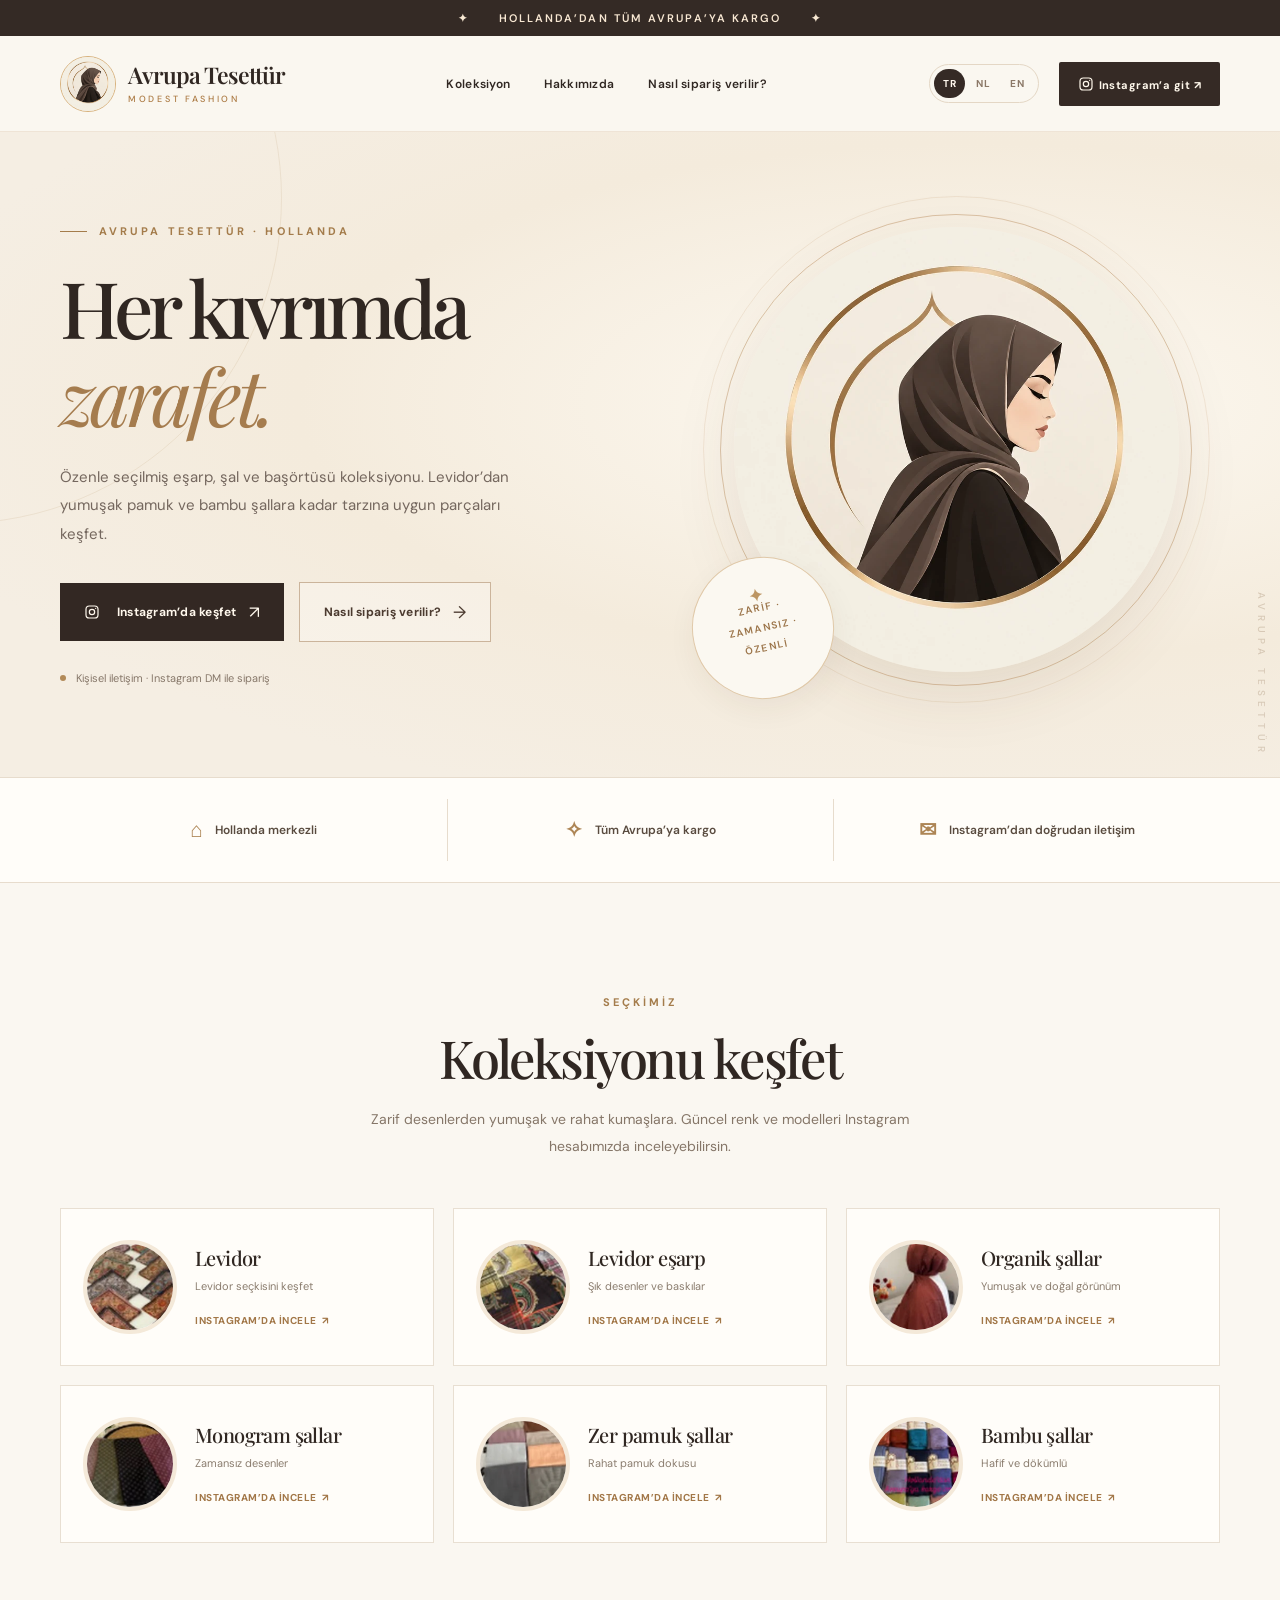
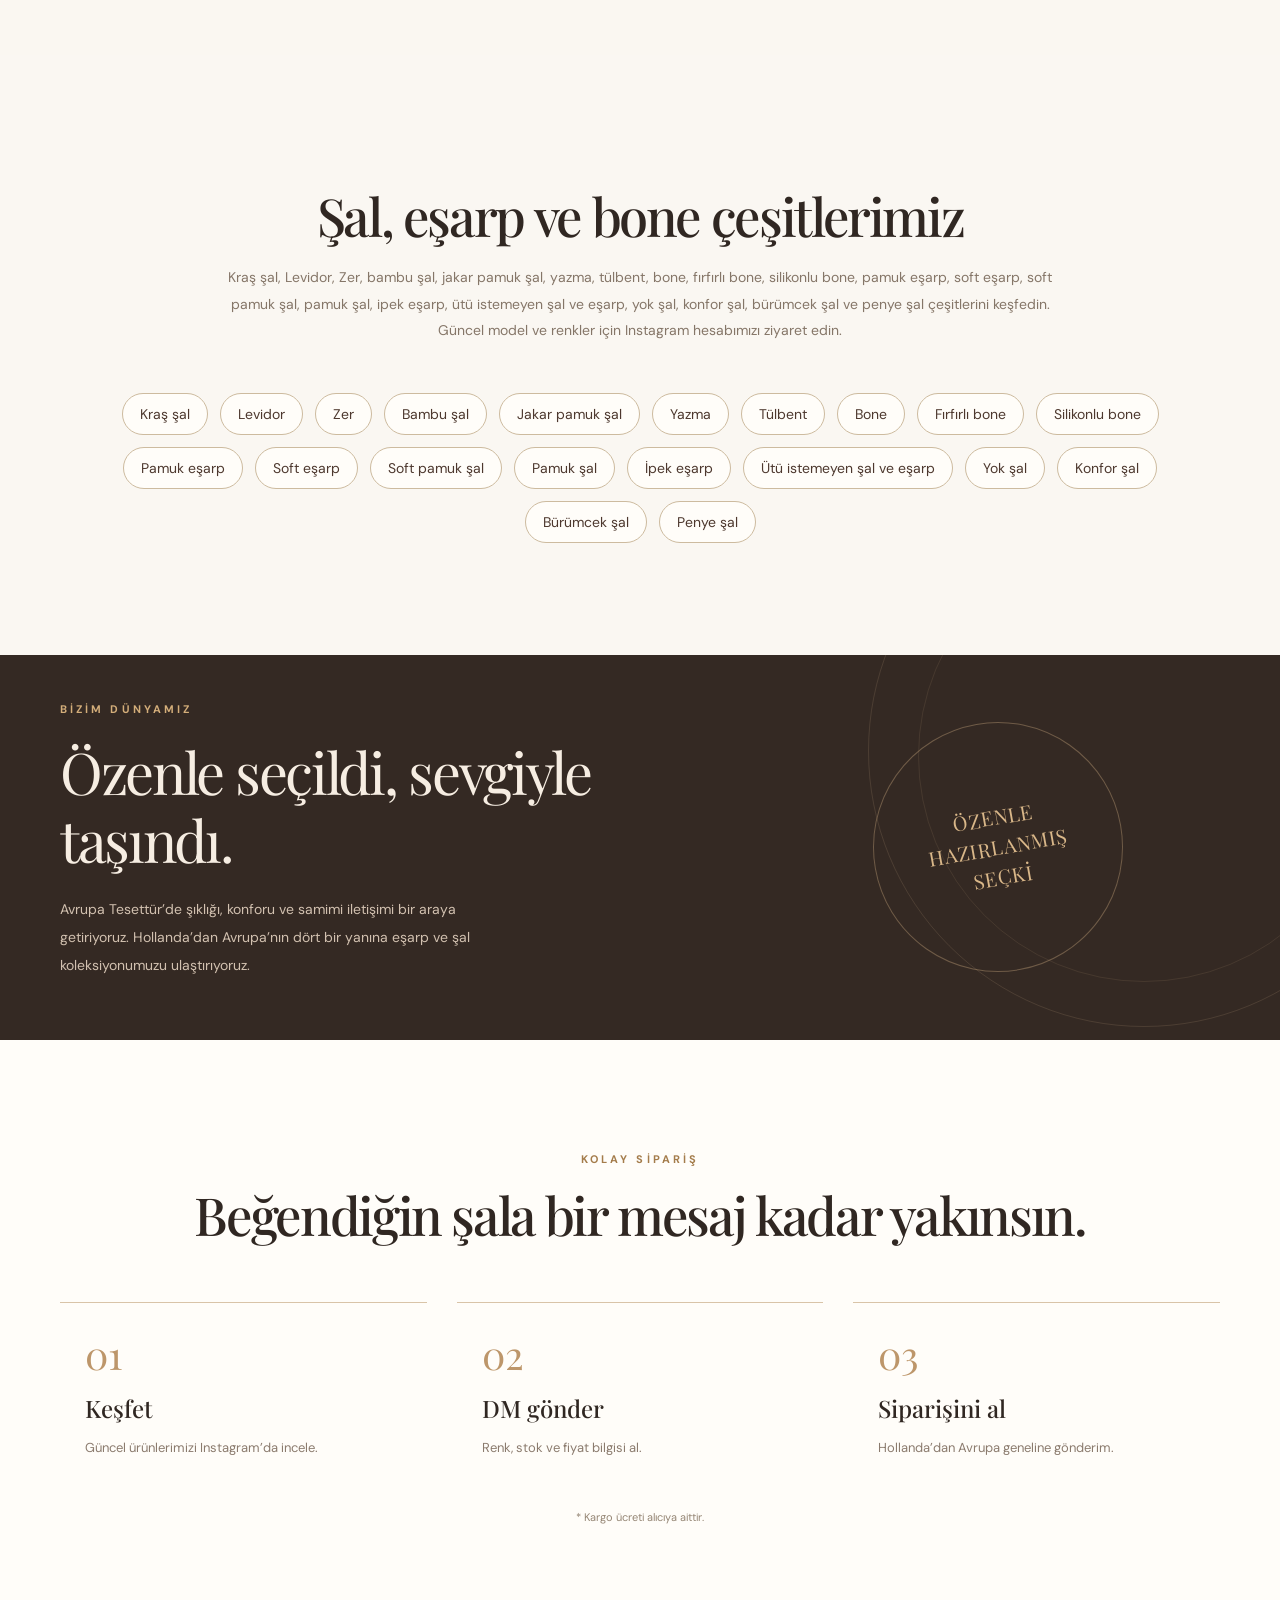
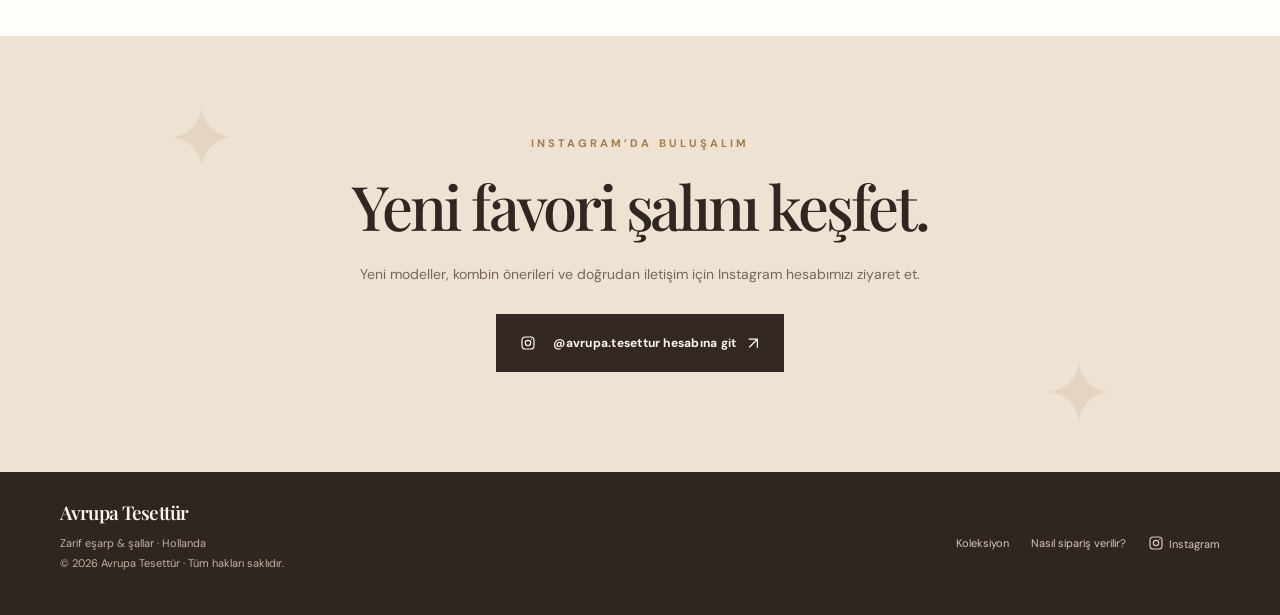
<file: index.html>
<!DOCTYPE html>

<html lang="tr">
<head>
<meta charset="utf-8"/>
<meta content="width=device-width, initial-scale=1" name="viewport"/>
<meta content="#f6f0e7" name="theme-color"/>
<meta content="index,follow,max-image-preview:large" name="robots"/>
<title>Şal, Eşarp, Bone ve Levidor Modelleri | Avrupa Tesettür</title>
<meta content="Avrupa Tesettür: kraş şal, Levidor, Zer, bambu, jakar pamuk şal, yazma, tülbent, bone, pamuk ve ipek eşarp, ütü istemeyen şal, penye şal. Hollanda’dan Avrupa’ya kargo." name="description"/>
<meta content="website" property="og:type"/>
<meta content="tr_TR" property="og:locale"/>
<meta content="Avrupa Tesettür" property="og:site_name"/>
<meta content="Şal, Eşarp, Bone ve Levidor Modelleri | Avrupa Tesettür" property="og:title"/>
<meta content="Avrupa Tesettür: kraş şal, Levidor, Zer, bambu, jakar pamuk şal, yazma, tülbent, bone, pamuk ve ipek eşarp, ütü istemeyen şal, penye şal. Hollanda’dan Avrupa’ya kargo." property="og:description"/>
<meta content="summary_large_image" name="twitter:card"/>
<link rel="canonical" href="https://avrupatesettur.github.io/"/>
<link rel="alternate" hreflang="tr" href="https://avrupatesettur.github.io/"/>
<link rel="alternate" hreflang="nl" href="https://avrupatesettur.github.io/nl/"/>
<link rel="alternate" hreflang="en" href="https://avrupatesettur.github.io/en/"/>
<link rel="alternate" hreflang="x-default" href="https://avrupatesettur.github.io/nl/"/>
<link href="./assets/favicon.png" rel="icon" type="image/png"/>
<link href="./assets/favicon-192.png" rel="icon" sizes="192x192" type="image/png"/>
<link href="./assets/favicon-512.png" rel="icon" sizes="512x512" type="image/png"/>
<link href="./assets/favicon-192.png" rel="apple-touch-icon"/>
<link as="image" href="./assets/logo.webp" rel="preload"/>
<link href="./assets/styles.css" rel="stylesheet"/>
<script type="application/ld+json">{"@context": "https://schema.org", "@type": "Organization", "name": "Avrupa Tesettür", "description": "Avrupa Tesettür’de Levidor eşarp, organik şal, monogram şal, Zer pamuk şal ve bambu şal modellerini keşfedin. Hollanda’dan Avrupa geneline kargo. Sipariş için Instagram DM.", "sameAs": ["https://www.instagram.com/avrupa.tesettur/"], "areaServed": {"@type": "Place", "name": "Europe"}, "knowsLanguage": ["nl", "en", "tr"], "url": "https://avrupatesettur.github.io/", "logo": "https://avrupatesettur.github.io/assets/favicon-512.png"}</script>
</head>
<body>
<a class="skip" href="#main">İçeriğe geç</a>
<div class="announcement">✦ <span></span>Hollanda’dan tüm Avrupa’ya kargo<span></span> ✦</div>
<header class="header"><div class="wrap header-inner">
<a aria-label="Avrupa Tesettür" class="brand" href="./"><img alt="Avrupa Tesettür logo" height="56" src="./assets/logo.webp" width="56"/><span class="brand-name">Avrupa Tesettür<small>MODEST FASHION</small></span></a>
<nav aria-label="Main navigation" class="nav"><a href="#collectie">Koleksiyon</a><a href="#over-ons">Hakkımızda</a><a href="#bestellen">Nasıl sipariş verilir?</a></nav>
<div class="header-right"><div aria-label="Dil seç" class="langs"><a aria-current="page" data-lang="tr" href="./" hreflang="tr" lang="tr">TR</a><a data-lang="nl" href="./nl/" hreflang="nl" lang="nl">NL</a><a data-lang="en" href="./en/" hreflang="en" lang="en">EN</a></div><a class="header-cta" href="https://www.instagram.com/avrupa.tesettur/" rel="noopener noreferrer" target="_blank"><svg aria-hidden="true" class="insta-icon" fill="none" stroke="currentColor" stroke-width="1.8" viewbox="0 0 24 24"><rect height="18" rx="5" width="18" x="3" y="3"></rect><circle cx="12" cy="12" r="4"></circle><circle cx="17.5" cy="6.5" fill="currentColor" r="1" stroke="none"></circle></svg>Instagram’a git ↗</a></div>
</div></header>
<main id="main">
<section class="hero"><div class="wrap hero-grid"><div class="hero-content"><div class="eyebrow">AVRUPA TESETTÜR · HOLLANDA</div><h1>Her kıvrımda<em>zarafet.</em></h1><p class="hero-lead">Özenle seçilmiş eşarp, şal ve başörtüsü koleksiyonu. Levidor’dan yumuşak pamuk ve bambu şallara kadar tarzına uygun parçaları keşfet.</p><div class="buttons"><a class="btn btn-dark" href="https://www.instagram.com/avrupa.tesettur/" rel="noopener noreferrer" target="_blank"><svg aria-hidden="true" class="insta-icon" fill="none" stroke="currentColor" stroke-width="1.8" viewbox="0 0 24 24"><rect height="18" rx="5" width="18" x="3" y="3"></rect><circle cx="12" cy="12" r="4"></circle><circle cx="17.5" cy="6.5" fill="currentColor" r="1" stroke="none"></circle></svg>Instagram’da keşfet<span aria-hidden="true" class="arrow">↗</span></a><a class="btn btn-outline" href="#bestellen">Nasıl sipariş verilir?<span aria-hidden="true" class="arrow">→</span></a></div><div class="hero-foot"><span class="dot"></span>Kişisel iletişim · Instagram DM ile sipariş</div></div><div class="hero-visual"><img alt="Avrupa Tesettür: gouden cirkel met stijlvolle vrouw in hijab" class="hero-logo" height="445" src="./assets/logo.webp" width="445"/><div class="round-stamp">ZARİF · ZAMANSIZ · ÖZENLİ</div></div></div></section>
<div class="trust"><div class="wrap trust-grid"><div class="trust-item"><span aria-hidden="true" class="trust-icon">⌂</span>Hollanda merkezli</div><div class="trust-item"><span aria-hidden="true" class="trust-icon">✧</span>Tüm Avrupa’ya kargo</div><div class="trust-item"><span aria-hidden="true" class="trust-icon">✉</span>Instagram’dan doğrudan iletişim</div></div></div>
<section class="section collection" id="collectie"><div class="wrap"><div class="section-head"><div class="section-kicker">SEÇKİMİZ</div><h2>Koleksiyonu keşfet</h2><p>Zarif desenlerden yumuşak ve rahat kumaşlara. Güncel renk ve modelleri Instagram hesabımızda inceleyebilirsin.</p></div><div class="cards"><a aria-label="Levidor — Instagram’da incele" class="collection-card" href="https://www.instagram.com/avrupa.tesettur/" rel="noopener noreferrer" target="_blank"><img alt="Levidor" height="94" loading="lazy" src="./assets/collection-1.webp" width="94"/><div class="card-info"><h3>Levidor</h3><p>Levidor seçkisini keşfet</p><span class="card-link">Instagram’da incele<span aria-hidden="true">↗</span></span></div></a>
<a aria-label="Levidor eşarp — Instagram’da incele" class="collection-card" href="https://www.instagram.com/avrupa.tesettur/" rel="noopener noreferrer" target="_blank"><img alt="Levidor eşarp" height="94" loading="lazy" src="./assets/collection-2.webp" width="94"/><div class="card-info"><h3>Levidor eşarp</h3><p>Şık desenler ve baskılar</p><span class="card-link">Instagram’da incele<span aria-hidden="true">↗</span></span></div></a>
<a aria-label="Organik şallar — Instagram’da incele" class="collection-card" href="https://www.instagram.com/avrupa.tesettur/" rel="noopener noreferrer" target="_blank"><img alt="Organik şallar" height="94" loading="lazy" src="./assets/collection-3.webp" width="94"/><div class="card-info"><h3>Organik şallar</h3><p>Yumuşak ve doğal görünüm</p><span class="card-link">Instagram’da incele<span aria-hidden="true">↗</span></span></div></a>
<a aria-label="Monogram şallar — Instagram’da incele" class="collection-card" href="https://www.instagram.com/avrupa.tesettur/" rel="noopener noreferrer" target="_blank"><img alt="Monogram şallar" height="94" loading="lazy" src="./assets/collection-4.webp" width="94"/><div class="card-info"><h3>Monogram şallar</h3><p>Zamansız desenler</p><span class="card-link">Instagram’da incele<span aria-hidden="true">↗</span></span></div></a>
<a aria-label="Zer pamuk şallar — Instagram’da incele" class="collection-card" href="https://www.instagram.com/avrupa.tesettur/" rel="noopener noreferrer" target="_blank"><img alt="Zer pamuk şallar" height="94" loading="lazy" src="./assets/collection-5.webp" width="94"/><div class="card-info"><h3>Zer pamuk şallar</h3><p>Rahat pamuk dokusu</p><span class="card-link">Instagram’da incele<span aria-hidden="true">↗</span></span></div></a>
<a aria-label="Bambu şallar — Instagram’da incele" class="collection-card" href="https://www.instagram.com/avrupa.tesettur/" rel="noopener noreferrer" target="_blank"><img alt="Bambu şallar" height="94" loading="lazy" src="./assets/collection-6.webp" width="94"/><div class="card-info"><h3>Bambu şallar</h3><p>Hafif ve dökümlü</p><span class="card-link">Instagram’da incele<span aria-hidden="true">↗</span></span></div></a></div></div></section><section class="section product-keywords" id="urunler"><div class="wrap"><div class="section-head"><h2>Şal, eşarp ve bone çeşitlerimiz</h2><p>Kraş şal, Levidor, Zer, bambu şal, jakar pamuk şal, yazma, tülbent, bone, fırfırlı bone, silikonlu bone, pamuk eşarp, soft eşarp, soft pamuk şal, pamuk şal, ipek eşarp, ütü istemeyen şal ve eşarp, yok şal, konfor şal, bürümcek şal ve penye şal çeşitlerini keşfedin. Güncel model ve renkler için Instagram hesabımızı ziyaret edin.</p></div><div class="keyword-grid"><a class="keyword-chip" href="https://www.instagram.com/avrupa.tesettur/" rel="noopener noreferrer" target="_blank">Kraş şal</a><a class="keyword-chip" href="https://www.instagram.com/avrupa.tesettur/" rel="noopener noreferrer" target="_blank">Levidor</a><a class="keyword-chip" href="https://www.instagram.com/avrupa.tesettur/" rel="noopener noreferrer" target="_blank">Zer</a><a class="keyword-chip" href="https://www.instagram.com/avrupa.tesettur/" rel="noopener noreferrer" target="_blank">Bambu şal</a><a class="keyword-chip" href="https://www.instagram.com/avrupa.tesettur/" rel="noopener noreferrer" target="_blank">Jakar pamuk şal</a><a class="keyword-chip" href="https://www.instagram.com/avrupa.tesettur/" rel="noopener noreferrer" target="_blank">Yazma</a><a class="keyword-chip" href="https://www.instagram.com/avrupa.tesettur/" rel="noopener noreferrer" target="_blank">Tülbent</a><a class="keyword-chip" href="https://www.instagram.com/avrupa.tesettur/" rel="noopener noreferrer" target="_blank">Bone</a><a class="keyword-chip" href="https://www.instagram.com/avrupa.tesettur/" rel="noopener noreferrer" target="_blank">Fırfırlı bone</a><a class="keyword-chip" href="https://www.instagram.com/avrupa.tesettur/" rel="noopener noreferrer" target="_blank">Silikonlu bone</a><a class="keyword-chip" href="https://www.instagram.com/avrupa.tesettur/" rel="noopener noreferrer" target="_blank">Pamuk eşarp</a><a class="keyword-chip" href="https://www.instagram.com/avrupa.tesettur/" rel="noopener noreferrer" target="_blank">Soft eşarp</a><a class="keyword-chip" href="https://www.instagram.com/avrupa.tesettur/" rel="noopener noreferrer" target="_blank">Soft pamuk şal</a><a class="keyword-chip" href="https://www.instagram.com/avrupa.tesettur/" rel="noopener noreferrer" target="_blank">Pamuk şal</a><a class="keyword-chip" href="https://www.instagram.com/avrupa.tesettur/" rel="noopener noreferrer" target="_blank">İpek eşarp</a><a class="keyword-chip" href="https://www.instagram.com/avrupa.tesettur/" rel="noopener noreferrer" target="_blank">Ütü istemeyen şal ve eşarp</a><a class="keyword-chip" href="https://www.instagram.com/avrupa.tesettur/" rel="noopener noreferrer" target="_blank">Yok şal</a><a class="keyword-chip" href="https://www.instagram.com/avrupa.tesettur/" rel="noopener noreferrer" target="_blank">Konfor şal</a><a class="keyword-chip" href="https://www.instagram.com/avrupa.tesettur/" rel="noopener noreferrer" target="_blank">Bürümcek şal</a><a class="keyword-chip" href="https://www.instagram.com/avrupa.tesettur/" rel="noopener noreferrer" target="_blank">Penye şal</a></div></div></section>
<section class="about" id="over-ons"><div class="wrap about-inner"><div><div class="section-kicker">BİZİM DÜNYAMIZ</div><h2>Özenle seçildi, sevgiyle taşındı.</h2><p>Avrupa Tesettür’de şıklığı, konforu ve samimi iletişimi bir araya getiriyoruz. Hollanda’dan Avrupa’nın dört bir yanına eşarp ve şal koleksiyonumuzu ulaştırıyoruz.</p></div><div class="about-mark"><div>ÖZENLE HAZIRLANMIŞ SEÇKİ</div></div></div></section>
<section class="section how" id="bestellen"><div class="wrap"><div class="section-head"><div class="section-kicker">KOLAY SİPARİŞ</div><h2>Beğendiğin şala bir mesaj kadar yakınsın.</h2></div><div class="steps"><div class="step"><span class="step-num">01</span><h3>Keşfet</h3><p>Güncel ürünlerimizi Instagram’da incele.</p></div>
<div class="step"><span class="step-num">02</span><h3>DM gönder</h3><p>Renk, stok ve fiyat bilgisi al.</p></div>
<div class="step"><span class="step-num">03</span><h3>Siparişini al</h3><p>Hollanda’dan Avrupa geneline gönderim.</p></div></div><p class="shipping">* Kargo ücreti alıcıya aittir.</p></div></section>
<section class="final"><div class="section-kicker">INSTAGRAM’DA BULUŞALIM</div><h2>Yeni favori şalını keşfet.</h2><p>Yeni modeller, kombin önerileri ve doğrudan iletişim için Instagram hesabımızı ziyaret et.</p><a class="btn btn-dark" href="https://www.instagram.com/avrupa.tesettur/" rel="noopener noreferrer" target="_blank"><svg aria-hidden="true" class="insta-icon" fill="none" stroke="currentColor" stroke-width="1.8" viewbox="0 0 24 24"><rect height="18" rx="5" width="18" x="3" y="3"></rect><circle cx="12" cy="12" r="4"></circle><circle cx="17.5" cy="6.5" fill="currentColor" r="1" stroke="none"></circle></svg>@avrupa.tesettur hesabına git<span aria-hidden="true" class="arrow">↗</span></a></section>
</main>
<footer class="footer"><div class="wrap footer-inner"><div><div class="brand-name">Avrupa Tesettür</div><p>Zarif eşarp &amp; şallar · Hollanda<br/>© 2026 Avrupa Tesettür · Tüm hakları saklıdır.</p></div><div class="footer-links"><a href="#collectie">Koleksiyon</a><a href="#bestellen">Nasıl sipariş verilir?</a><a href="https://www.instagram.com/avrupa.tesettur/" rel="noopener noreferrer" target="_blank"><svg aria-hidden="true" class="insta-icon" fill="none" stroke="currentColor" stroke-width="1.8" viewbox="0 0 24 24"><rect height="18" rx="5" width="18" x="3" y="3"></rect><circle cx="12" cy="12" r="4"></circle><circle cx="17.5" cy="6.5" fill="currentColor" r="1" stroke="none"></circle></svg>Instagram</a></div></div></footer>
</body>
</html>
</file>
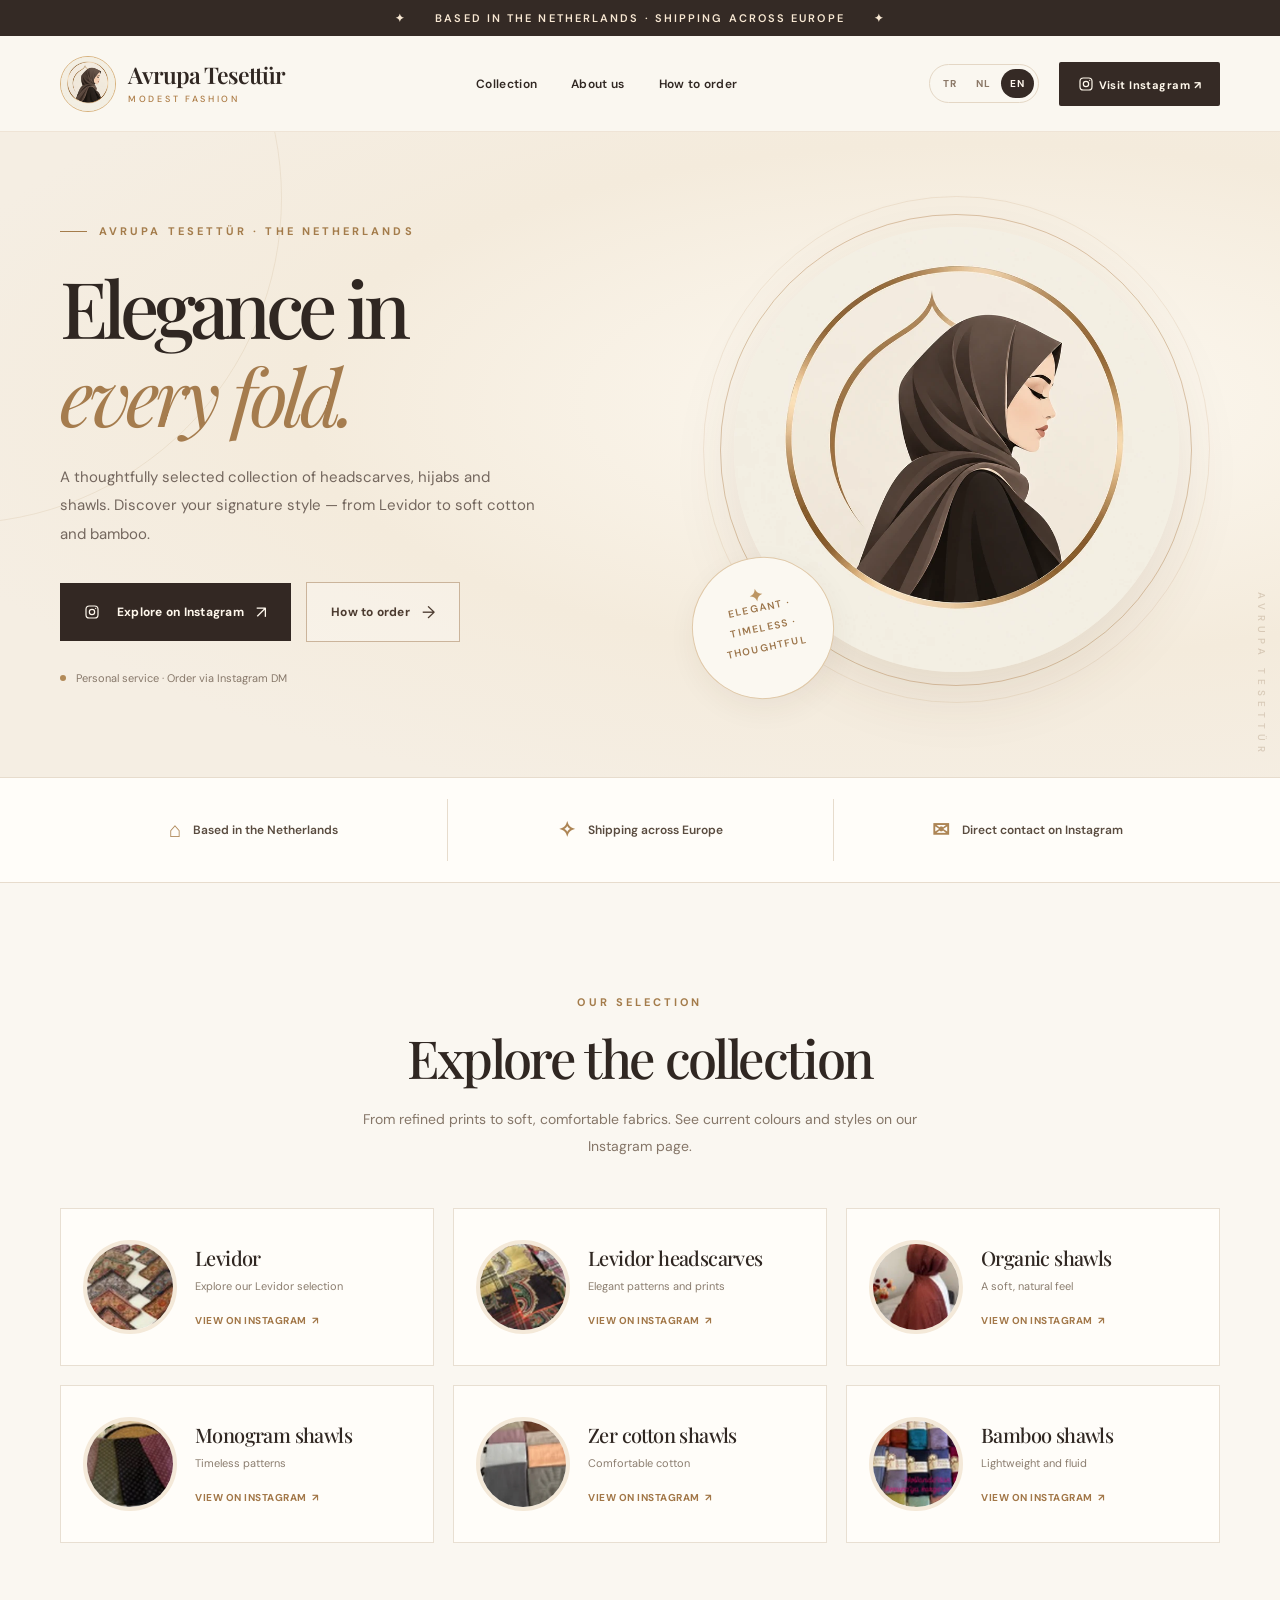
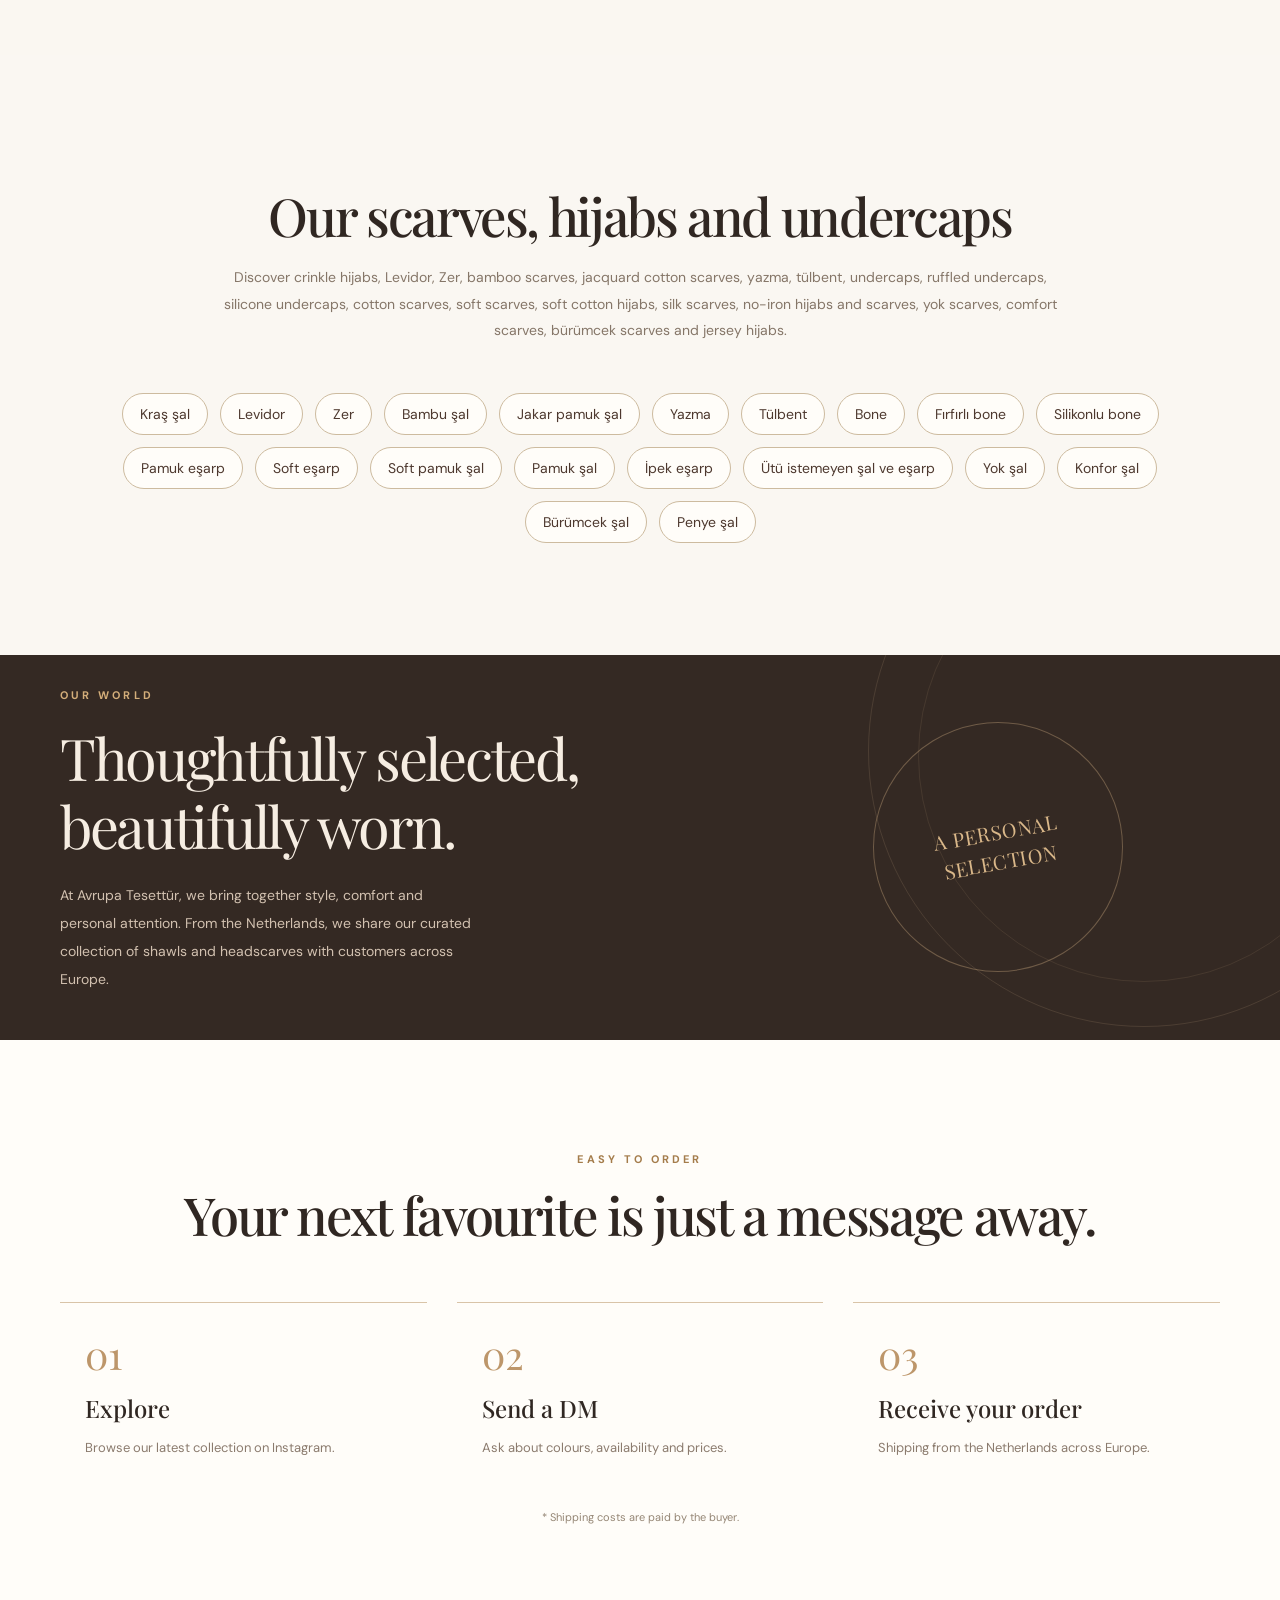
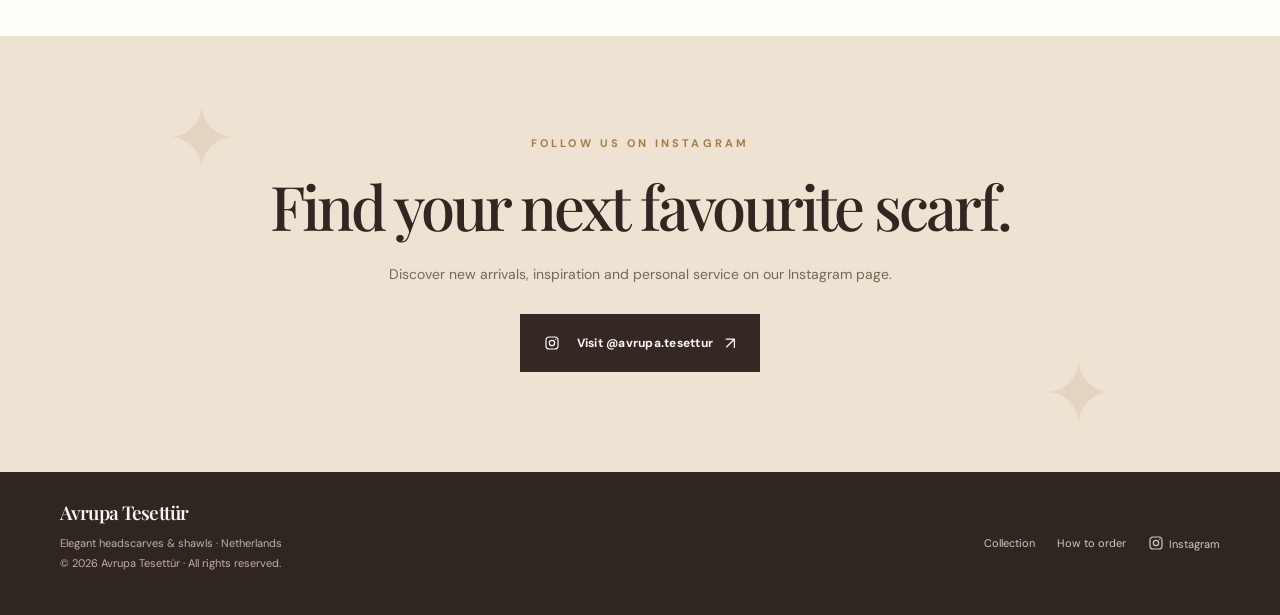
<file: en/index.html>
<!DOCTYPE html>

<html lang="en">
<head>
<meta charset="utf-8"/>
<meta content="width=device-width, initial-scale=1" name="viewport"/>
<meta content="#f6f0e7" name="theme-color"/>
<meta content="index,follow,max-image-preview:large" name="robots"/>
<title>Levidor Hijabs, Headscarves &amp; Shawls | Avrupa Tesettür Netherlands</title>
<meta content="Discover Levidor headscarves, elegant hijabs, organic, cotton and bamboo shawls at Avrupa Tesettür. Based in the Netherlands, shipping across Europe. Order via Instagram." name="description"/>
<meta content="website" property="og:type"/>
<meta content="en_GB" property="og:locale"/>
<meta content="Avrupa Tesettür" property="og:site_name"/>
<meta content="Levidor Hijabs, Headscarves &amp; Shawls | Avrupa Tesettür Netherlands" property="og:title"/>
<meta content="Discover Levidor headscarves, elegant hijabs, organic, cotton and bamboo shawls at Avrupa Tesettür. Based in the Netherlands, shipping across Europe. Order via Instagram." property="og:description"/>
<meta content="summary_large_image" name="twitter:card"/>
<link rel="canonical" href="https://avrupatesettur.github.io/en/"/>
<link rel="alternate" hreflang="tr" href="https://avrupatesettur.github.io/"/>
<link rel="alternate" hreflang="nl" href="https://avrupatesettur.github.io/nl/"/>
<link rel="alternate" hreflang="en" href="https://avrupatesettur.github.io/en/"/>
<link rel="alternate" hreflang="x-default" href="https://avrupatesettur.github.io/nl/"/>
<link href="../assets/favicon.png" rel="icon" type="image/png"/>
<link href="../assets/favicon-192.png" rel="icon" sizes="192x192" type="image/png"/>
<link href="../assets/favicon-512.png" rel="icon" sizes="512x512" type="image/png"/>
<link href="../assets/favicon-192.png" rel="apple-touch-icon"/>
<link as="image" href="../assets/logo.webp" rel="preload"/>
<link href="../assets/styles.css" rel="stylesheet"/>
<script type="application/ld+json">{"@context": "https://schema.org", "@type": "Organization", "name": "Avrupa Tesettür", "description": "Discover Levidor headscarves, elegant hijabs, organic, cotton and bamboo shawls at Avrupa Tesettür. Based in the Netherlands, shipping across Europe. Order via Instagram.", "sameAs": ["https://www.instagram.com/avrupa.tesettur/"], "areaServed": {"@type": "Place", "name": "Europe"}, "knowsLanguage": ["nl", "en", "tr"], "url": "https://avrupatesettur.github.io/", "logo": "https://avrupatesettur.github.io/assets/favicon-512.png"}</script>
</head>
<body>
<a class="skip" href="#main">Skip to content</a>
<div class="announcement">✦ <span></span>Based in the Netherlands · Shipping across Europe<span></span> ✦</div>
<header class="header"><div class="wrap header-inner">
<a aria-label="Avrupa Tesettür" class="brand" href="./"><img alt="Avrupa Tesettür logo" height="56" src="../assets/logo.webp" width="56"/><span class="brand-name">Avrupa Tesettür<small>MODEST FASHION</small></span></a>
<nav aria-label="Main navigation" class="nav"><a href="#collectie">Collection</a><a href="#over-ons">About us</a><a href="#bestellen">How to order</a></nav>
<div class="header-right"><div aria-label="Choose language" class="langs"><a data-lang="tr" href="../" hreflang="tr" lang="tr">TR</a><a data-lang="nl" href="../nl/" hreflang="nl" lang="nl">NL</a><a aria-current="page" data-lang="en" href="./" hreflang="en" lang="en">EN</a></div><a class="header-cta" href="https://www.instagram.com/avrupa.tesettur/" rel="noopener noreferrer" target="_blank"><svg aria-hidden="true" class="insta-icon" fill="none" stroke="currentColor" stroke-width="1.8" viewbox="0 0 24 24"><rect height="18" rx="5" width="18" x="3" y="3"></rect><circle cx="12" cy="12" r="4"></circle><circle cx="17.5" cy="6.5" fill="currentColor" r="1" stroke="none"></circle></svg>Visit Instagram ↗</a></div>
</div></header>
<main id="main">
<section class="hero"><div class="wrap hero-grid"><div class="hero-content"><div class="eyebrow">AVRUPA TESETTÜR · THE NETHERLANDS</div><h1>Elegance in<em>every fold.</em></h1><p class="hero-lead">A thoughtfully selected collection of headscarves, hijabs and shawls. Discover your signature style — from Levidor to soft cotton and bamboo.</p><div class="buttons"><a class="btn btn-dark" href="https://www.instagram.com/avrupa.tesettur/" rel="noopener noreferrer" target="_blank"><svg aria-hidden="true" class="insta-icon" fill="none" stroke="currentColor" stroke-width="1.8" viewbox="0 0 24 24"><rect height="18" rx="5" width="18" x="3" y="3"></rect><circle cx="12" cy="12" r="4"></circle><circle cx="17.5" cy="6.5" fill="currentColor" r="1" stroke="none"></circle></svg>Explore on Instagram<span aria-hidden="true" class="arrow">↗</span></a><a class="btn btn-outline" href="#bestellen">How to order<span aria-hidden="true" class="arrow">→</span></a></div><div class="hero-foot"><span class="dot"></span>Personal service · Order via Instagram DM</div></div><div class="hero-visual"><img alt="Avrupa Tesettür: gouden cirkel met stijlvolle vrouw in hijab" class="hero-logo" height="445" src="../assets/logo.webp" width="445"/><div class="round-stamp">ELEGANT · TIMELESS · THOUGHTFUL</div></div></div></section>
<div class="trust"><div class="wrap trust-grid"><div class="trust-item"><span aria-hidden="true" class="trust-icon">⌂</span>Based in the Netherlands</div><div class="trust-item"><span aria-hidden="true" class="trust-icon">✧</span>Shipping across Europe</div><div class="trust-item"><span aria-hidden="true" class="trust-icon">✉</span>Direct contact on Instagram</div></div></div>
<section class="section collection" id="collectie"><div class="wrap"><div class="section-head"><div class="section-kicker">OUR SELECTION</div><h2>Explore the collection</h2><p>From refined prints to soft, comfortable fabrics. See current colours and styles on our Instagram page.</p></div><div class="cards"><a aria-label="Levidor — View on Instagram" class="collection-card" href="https://www.instagram.com/avrupa.tesettur/" rel="noopener noreferrer" target="_blank"><img alt="Levidor" height="94" loading="lazy" src="../assets/collection-1.webp" width="94"/><div class="card-info"><h3>Levidor</h3><p>Explore our Levidor selection</p><span class="card-link">View on Instagram<span aria-hidden="true">↗</span></span></div></a>
<a aria-label="Levidor headscarves — View on Instagram" class="collection-card" href="https://www.instagram.com/avrupa.tesettur/" rel="noopener noreferrer" target="_blank"><img alt="Levidor headscarves" height="94" loading="lazy" src="../assets/collection-2.webp" width="94"/><div class="card-info"><h3>Levidor headscarves</h3><p>Elegant patterns and prints</p><span class="card-link">View on Instagram<span aria-hidden="true">↗</span></span></div></a>
<a aria-label="Organic shawls — View on Instagram" class="collection-card" href="https://www.instagram.com/avrupa.tesettur/" rel="noopener noreferrer" target="_blank"><img alt="Organic shawls" height="94" loading="lazy" src="../assets/collection-3.webp" width="94"/><div class="card-info"><h3>Organic shawls</h3><p>A soft, natural feel</p><span class="card-link">View on Instagram<span aria-hidden="true">↗</span></span></div></a>
<a aria-label="Monogram shawls — View on Instagram" class="collection-card" href="https://www.instagram.com/avrupa.tesettur/" rel="noopener noreferrer" target="_blank"><img alt="Monogram shawls" height="94" loading="lazy" src="../assets/collection-4.webp" width="94"/><div class="card-info"><h3>Monogram shawls</h3><p>Timeless patterns</p><span class="card-link">View on Instagram<span aria-hidden="true">↗</span></span></div></a>
<a aria-label="Zer cotton shawls — View on Instagram" class="collection-card" href="https://www.instagram.com/avrupa.tesettur/" rel="noopener noreferrer" target="_blank"><img alt="Zer cotton shawls" height="94" loading="lazy" src="../assets/collection-5.webp" width="94"/><div class="card-info"><h3>Zer cotton shawls</h3><p>Comfortable cotton</p><span class="card-link">View on Instagram<span aria-hidden="true">↗</span></span></div></a>
<a aria-label="Bamboo shawls — View on Instagram" class="collection-card" href="https://www.instagram.com/avrupa.tesettur/" rel="noopener noreferrer" target="_blank"><img alt="Bamboo shawls" height="94" loading="lazy" src="../assets/collection-6.webp" width="94"/><div class="card-info"><h3>Bamboo shawls</h3><p>Lightweight and fluid</p><span class="card-link">View on Instagram<span aria-hidden="true">↗</span></span></div></a></div></div></section><section class="section product-keywords" id="urunler"><div class="wrap"><div class="section-head"><h2>Our scarves, hijabs and undercaps</h2><p>Discover crinkle hijabs, Levidor, Zer, bamboo scarves, jacquard cotton scarves, yazma, tülbent, undercaps, ruffled undercaps, silicone undercaps, cotton scarves, soft scarves, soft cotton hijabs, silk scarves, no-iron hijabs and scarves, yok scarves, comfort scarves, bürümcek scarves and jersey hijabs.</p></div><div class="keyword-grid"><a class="keyword-chip" href="https://www.instagram.com/avrupa.tesettur/" rel="noopener noreferrer" target="_blank">Kraş şal</a><a class="keyword-chip" href="https://www.instagram.com/avrupa.tesettur/" rel="noopener noreferrer" target="_blank">Levidor</a><a class="keyword-chip" href="https://www.instagram.com/avrupa.tesettur/" rel="noopener noreferrer" target="_blank">Zer</a><a class="keyword-chip" href="https://www.instagram.com/avrupa.tesettur/" rel="noopener noreferrer" target="_blank">Bambu şal</a><a class="keyword-chip" href="https://www.instagram.com/avrupa.tesettur/" rel="noopener noreferrer" target="_blank">Jakar pamuk şal</a><a class="keyword-chip" href="https://www.instagram.com/avrupa.tesettur/" rel="noopener noreferrer" target="_blank">Yazma</a><a class="keyword-chip" href="https://www.instagram.com/avrupa.tesettur/" rel="noopener noreferrer" target="_blank">Tülbent</a><a class="keyword-chip" href="https://www.instagram.com/avrupa.tesettur/" rel="noopener noreferrer" target="_blank">Bone</a><a class="keyword-chip" href="https://www.instagram.com/avrupa.tesettur/" rel="noopener noreferrer" target="_blank">Fırfırlı bone</a><a class="keyword-chip" href="https://www.instagram.com/avrupa.tesettur/" rel="noopener noreferrer" target="_blank">Silikonlu bone</a><a class="keyword-chip" href="https://www.instagram.com/avrupa.tesettur/" rel="noopener noreferrer" target="_blank">Pamuk eşarp</a><a class="keyword-chip" href="https://www.instagram.com/avrupa.tesettur/" rel="noopener noreferrer" target="_blank">Soft eşarp</a><a class="keyword-chip" href="https://www.instagram.com/avrupa.tesettur/" rel="noopener noreferrer" target="_blank">Soft pamuk şal</a><a class="keyword-chip" href="https://www.instagram.com/avrupa.tesettur/" rel="noopener noreferrer" target="_blank">Pamuk şal</a><a class="keyword-chip" href="https://www.instagram.com/avrupa.tesettur/" rel="noopener noreferrer" target="_blank">İpek eşarp</a><a class="keyword-chip" href="https://www.instagram.com/avrupa.tesettur/" rel="noopener noreferrer" target="_blank">Ütü istemeyen şal ve eşarp</a><a class="keyword-chip" href="https://www.instagram.com/avrupa.tesettur/" rel="noopener noreferrer" target="_blank">Yok şal</a><a class="keyword-chip" href="https://www.instagram.com/avrupa.tesettur/" rel="noopener noreferrer" target="_blank">Konfor şal</a><a class="keyword-chip" href="https://www.instagram.com/avrupa.tesettur/" rel="noopener noreferrer" target="_blank">Bürümcek şal</a><a class="keyword-chip" href="https://www.instagram.com/avrupa.tesettur/" rel="noopener noreferrer" target="_blank">Penye şal</a></div></div></section>
<section class="about" id="over-ons"><div class="wrap about-inner"><div><div class="section-kicker">OUR WORLD</div><h2>Thoughtfully selected, beautifully worn.</h2><p>At Avrupa Tesettür, we bring together style, comfort and personal attention. From the Netherlands, we share our curated collection of shawls and headscarves with customers across Europe.</p></div><div class="about-mark"><div>A PERSONAL SELECTION</div></div></div></section>
<section class="section how" id="bestellen"><div class="wrap"><div class="section-head"><div class="section-kicker">EASY TO ORDER</div><h2>Your next favourite is just a message away.</h2></div><div class="steps"><div class="step"><span class="step-num">01</span><h3>Explore</h3><p>Browse our latest collection on Instagram.</p></div>
<div class="step"><span class="step-num">02</span><h3>Send a DM</h3><p>Ask about colours, availability and prices.</p></div>
<div class="step"><span class="step-num">03</span><h3>Receive your order</h3><p>Shipping from the Netherlands across Europe.</p></div></div><p class="shipping">* Shipping costs are paid by the buyer.</p></div></section>
<section class="final"><div class="section-kicker">FOLLOW US ON INSTAGRAM</div><h2>Find your next favourite scarf.</h2><p>Discover new arrivals, inspiration and personal service on our Instagram page.</p><a class="btn btn-dark" href="https://www.instagram.com/avrupa.tesettur/" rel="noopener noreferrer" target="_blank"><svg aria-hidden="true" class="insta-icon" fill="none" stroke="currentColor" stroke-width="1.8" viewbox="0 0 24 24"><rect height="18" rx="5" width="18" x="3" y="3"></rect><circle cx="12" cy="12" r="4"></circle><circle cx="17.5" cy="6.5" fill="currentColor" r="1" stroke="none"></circle></svg>Visit @avrupa.tesettur<span aria-hidden="true" class="arrow">↗</span></a></section>
</main>
<footer class="footer"><div class="wrap footer-inner"><div><div class="brand-name">Avrupa Tesettür</div><p>Elegant headscarves &amp; shawls · Netherlands<br/>© 2026 Avrupa Tesettür · All rights reserved.</p></div><div class="footer-links"><a href="#collectie">Collection</a><a href="#bestellen">How to order</a><a href="https://www.instagram.com/avrupa.tesettur/" rel="noopener noreferrer" target="_blank"><svg aria-hidden="true" class="insta-icon" fill="none" stroke="currentColor" stroke-width="1.8" viewbox="0 0 24 24"><rect height="18" rx="5" width="18" x="3" y="3"></rect><circle cx="12" cy="12" r="4"></circle><circle cx="17.5" cy="6.5" fill="currentColor" r="1" stroke="none"></circle></svg>Instagram</a></div></div></footer>
</body>
</html>
</file>
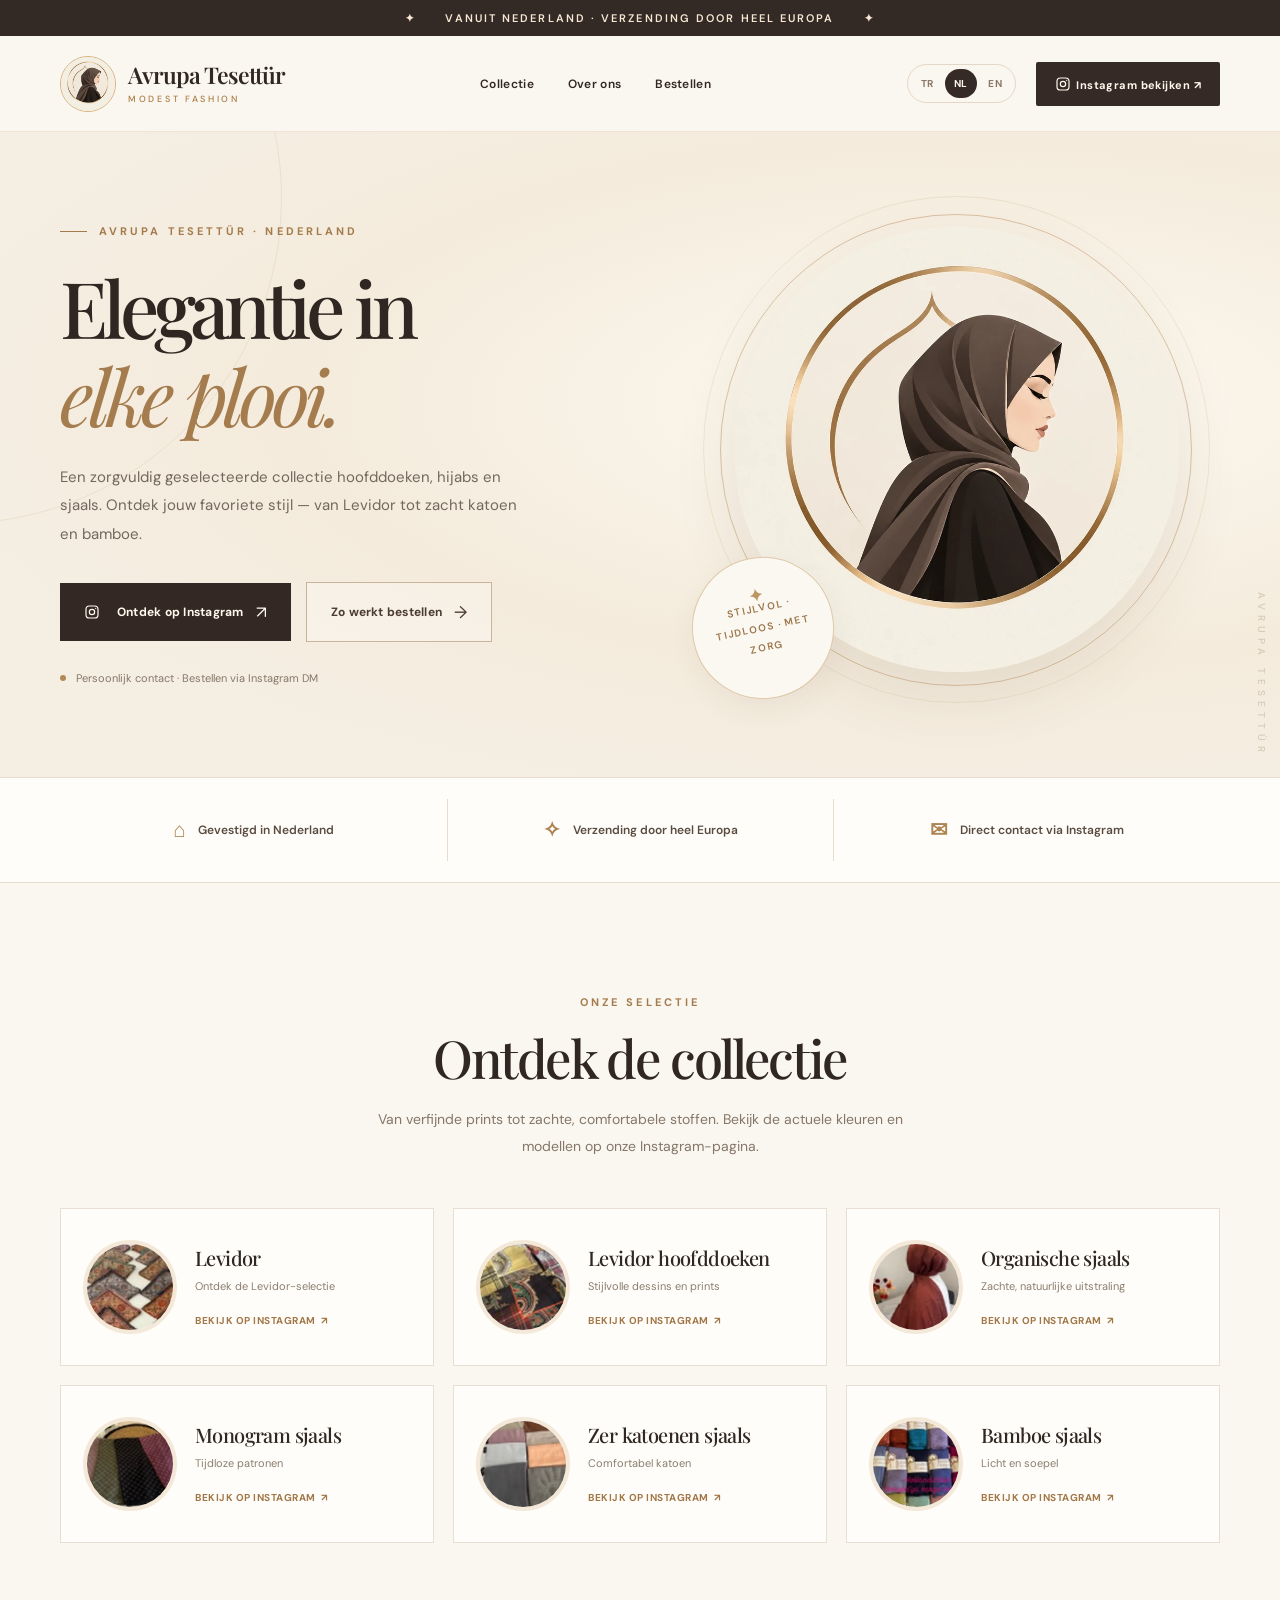
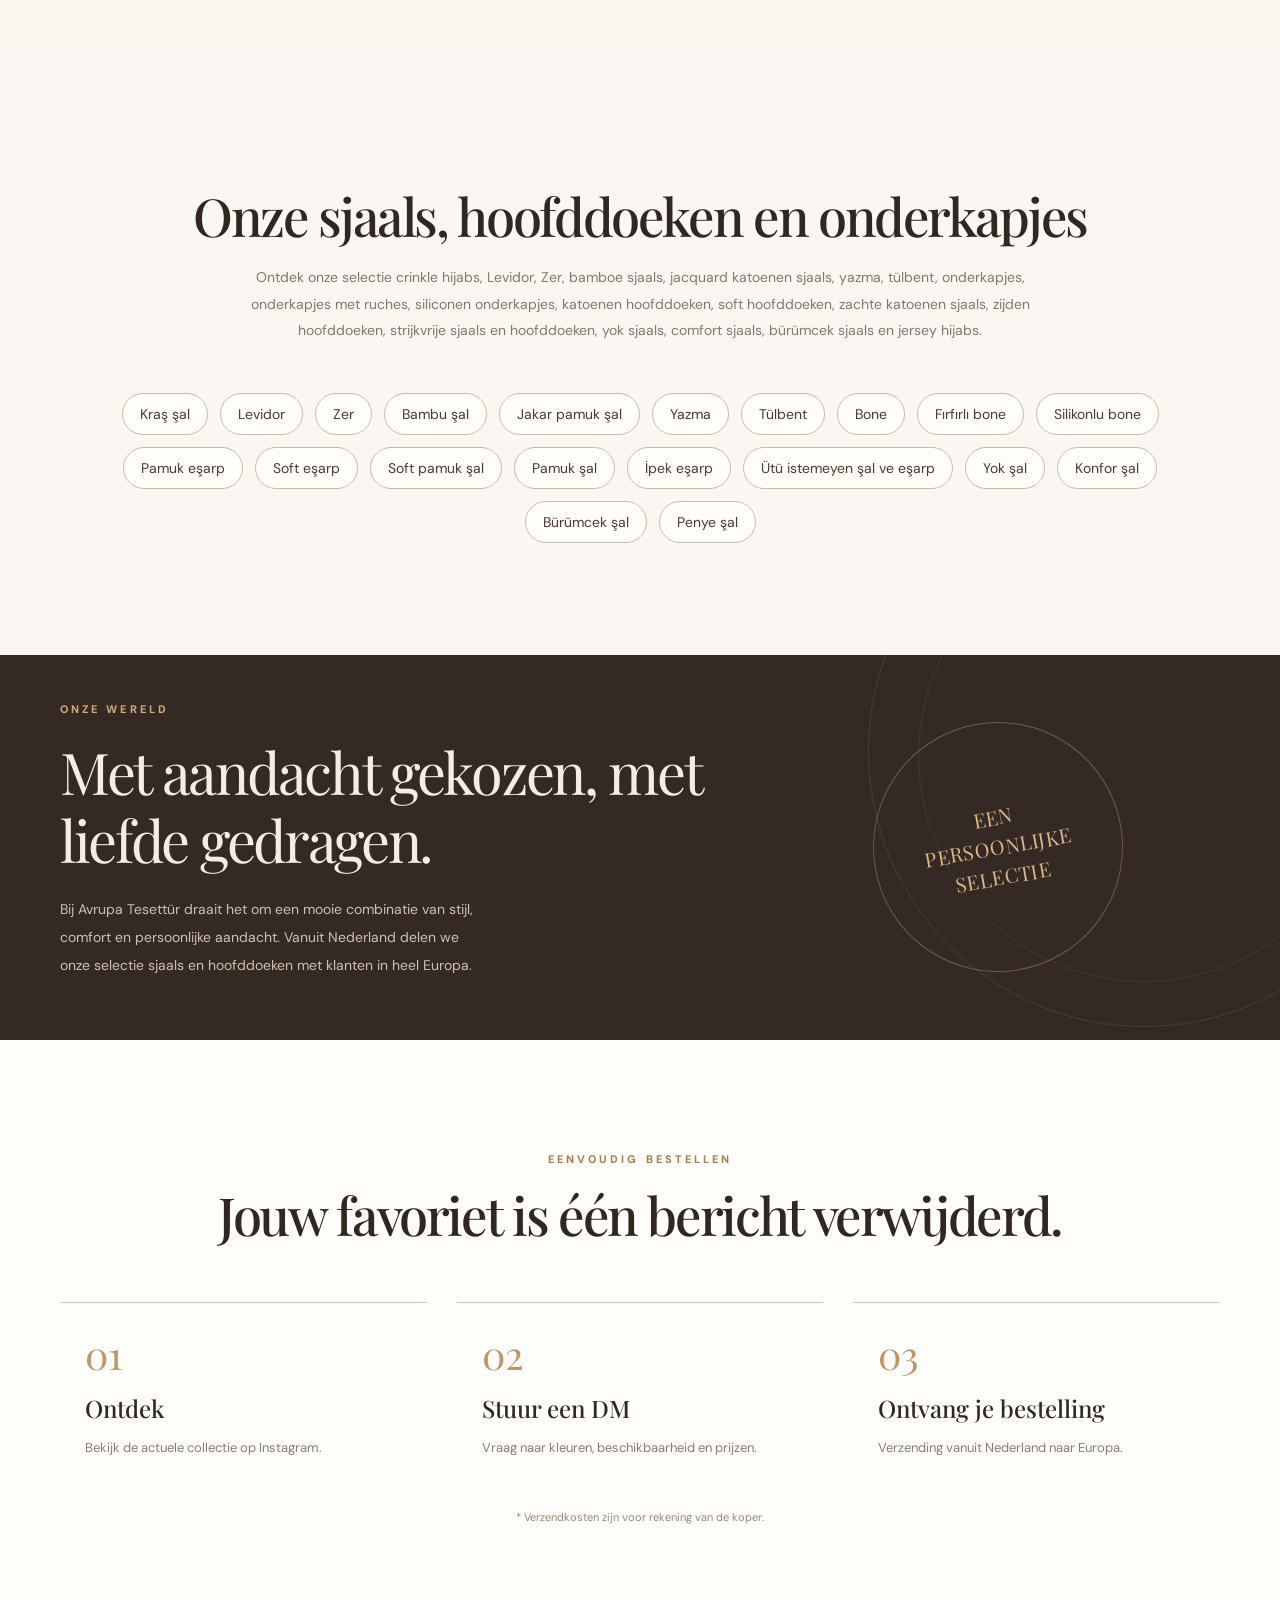
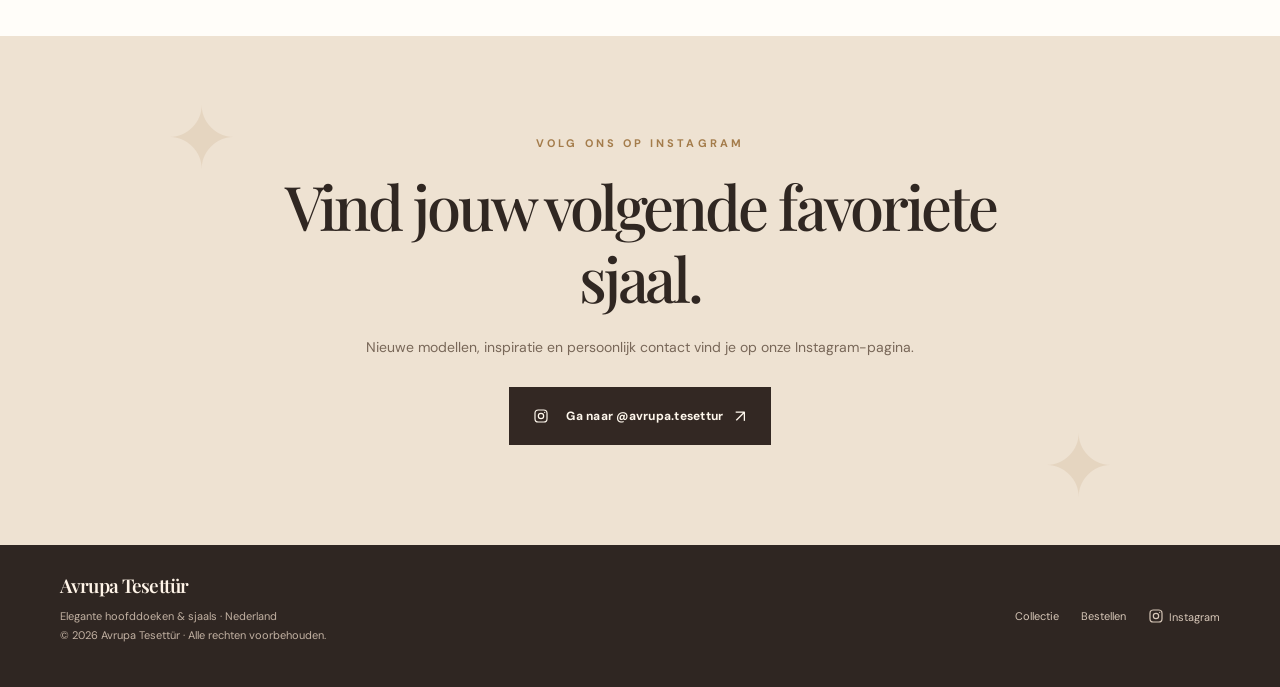
<file: nl/index.html>
<!DOCTYPE html>

<html lang="nl">
<head>
<meta charset="utf-8"/>
<meta content="width=device-width, initial-scale=1" name="viewport"/>
<meta content="#f6f0e7" name="theme-color"/>
<meta content="index,follow,max-image-preview:large" name="robots"/>
<title>Levidor hoofddoeken, hijabs &amp; sjaals | Avrupa Tesettür Nederland</title>
<meta content="Ontdek Levidor hoofddoeken, elegante hijabs, organische, katoenen en bamboe sjaals bij Avrupa Tesettür. Vanuit Nederland, verzending door heel Europa. Bestel via Instagram." name="description"/>
<meta content="website" property="og:type"/>
<meta content="nl_NL" property="og:locale"/>
<meta content="Avrupa Tesettür" property="og:site_name"/>
<meta content="Levidor hoofddoeken, hijabs &amp; sjaals | Avrupa Tesettür Nederland" property="og:title"/>
<meta content="Ontdek Levidor hoofddoeken, elegante hijabs, organische, katoenen en bamboe sjaals bij Avrupa Tesettür. Vanuit Nederland, verzending door heel Europa. Bestel via Instagram." property="og:description"/>
<meta content="summary_large_image" name="twitter:card"/>
<link rel="canonical" href="https://avrupatesettur.github.io/nl/"/>
<link rel="alternate" hreflang="tr" href="https://avrupatesettur.github.io/"/>
<link rel="alternate" hreflang="nl" href="https://avrupatesettur.github.io/nl/"/>
<link rel="alternate" hreflang="en" href="https://avrupatesettur.github.io/en/"/>
<link rel="alternate" hreflang="x-default" href="https://avrupatesettur.github.io/nl/"/>
<link href="../assets/favicon.png" rel="icon" type="image/png"/>
<link href="../assets/favicon-192.png" rel="icon" sizes="192x192" type="image/png"/>
<link href="../assets/favicon-512.png" rel="icon" sizes="512x512" type="image/png"/>
<link href="../assets/favicon-192.png" rel="apple-touch-icon"/>
<link as="image" href="../assets/logo.webp" rel="preload"/>
<link href="../assets/styles.css" rel="stylesheet"/>
<script type="application/ld+json">{"@context": "https://schema.org", "@type": "Organization", "name": "Avrupa Tesettür", "description": "Ontdek Levidor hoofddoeken, elegante hijabs, organische, katoenen en bamboe sjaals bij Avrupa Tesettür. Vanuit Nederland, verzending door heel Europa. Bestel via Instagram.", "sameAs": ["https://www.instagram.com/avrupa.tesettur/"], "areaServed": {"@type": "Place", "name": "Europe"}, "knowsLanguage": ["nl", "en", "tr"], "url": "https://avrupatesettur.github.io/", "logo": "https://avrupatesettur.github.io/assets/favicon-512.png"}</script>
</head>
<body>
<a class="skip" href="#main">Ga naar inhoud</a>
<div class="announcement">✦ <span></span>Vanuit Nederland · Verzending door heel Europa<span></span> ✦</div>
<header class="header"><div class="wrap header-inner">
<a aria-label="Avrupa Tesettür" class="brand" href="./"><img alt="Avrupa Tesettür logo" height="56" src="../assets/logo.webp" width="56"/><span class="brand-name">Avrupa Tesettür<small>MODEST FASHION</small></span></a>
<nav aria-label="Main navigation" class="nav"><a href="#collectie">Collectie</a><a href="#over-ons">Over ons</a><a href="#bestellen">Bestellen</a></nav>
<div class="header-right"><div aria-label="Kies taal" class="langs"><a data-lang="tr" href="../" hreflang="tr" lang="tr">TR</a><a aria-current="page" data-lang="nl" href="./" hreflang="nl" lang="nl">NL</a><a data-lang="en" href="../en/" hreflang="en" lang="en">EN</a></div><a class="header-cta" href="https://www.instagram.com/avrupa.tesettur/" rel="noopener noreferrer" target="_blank"><svg aria-hidden="true" class="insta-icon" fill="none" stroke="currentColor" stroke-width="1.8" viewbox="0 0 24 24"><rect height="18" rx="5" width="18" x="3" y="3"></rect><circle cx="12" cy="12" r="4"></circle><circle cx="17.5" cy="6.5" fill="currentColor" r="1" stroke="none"></circle></svg>Instagram bekijken ↗</a></div>
</div></header>
<main id="main">
<section class="hero"><div class="wrap hero-grid"><div class="hero-content"><div class="eyebrow">AVRUPA TESETTÜR · NEDERLAND</div><h1>Elegantie in<em>elke plooi.</em></h1><p class="hero-lead">Een zorgvuldig geselecteerde collectie hoofddoeken, hijabs en sjaals. Ontdek jouw favoriete stijl — van Levidor tot zacht katoen en bamboe.</p><div class="buttons"><a class="btn btn-dark" href="https://www.instagram.com/avrupa.tesettur/" rel="noopener noreferrer" target="_blank"><svg aria-hidden="true" class="insta-icon" fill="none" stroke="currentColor" stroke-width="1.8" viewbox="0 0 24 24"><rect height="18" rx="5" width="18" x="3" y="3"></rect><circle cx="12" cy="12" r="4"></circle><circle cx="17.5" cy="6.5" fill="currentColor" r="1" stroke="none"></circle></svg>Ontdek op Instagram<span aria-hidden="true" class="arrow">↗</span></a><a class="btn btn-outline" href="#bestellen">Zo werkt bestellen<span aria-hidden="true" class="arrow">→</span></a></div><div class="hero-foot"><span class="dot"></span>Persoonlijk contact · Bestellen via Instagram DM</div></div><div class="hero-visual"><img alt="Avrupa Tesettür: gouden cirkel met stijlvolle vrouw in hijab" class="hero-logo" height="445" src="../assets/logo.webp" width="445"/><div class="round-stamp">STIJLVOL · TIJDLOOS · MET ZORG</div></div></div></section>
<div class="trust"><div class="wrap trust-grid"><div class="trust-item"><span aria-hidden="true" class="trust-icon">⌂</span>Gevestigd in Nederland</div><div class="trust-item"><span aria-hidden="true" class="trust-icon">✧</span>Verzending door heel Europa</div><div class="trust-item"><span aria-hidden="true" class="trust-icon">✉</span>Direct contact via Instagram</div></div></div>
<section class="section collection" id="collectie"><div class="wrap"><div class="section-head"><div class="section-kicker">ONZE SELECTIE</div><h2>Ontdek de collectie</h2><p>Van verfijnde prints tot zachte, comfortabele stoffen. Bekijk de actuele kleuren en modellen op onze Instagram-pagina.</p></div><div class="cards"><a aria-label="Levidor — Bekijk op Instagram" class="collection-card" href="https://www.instagram.com/avrupa.tesettur/" rel="noopener noreferrer" target="_blank"><img alt="Levidor" height="94" loading="lazy" src="../assets/collection-1.webp" width="94"/><div class="card-info"><h3>Levidor</h3><p>Ontdek de Levidor-selectie</p><span class="card-link">Bekijk op Instagram<span aria-hidden="true">↗</span></span></div></a>
<a aria-label="Levidor hoofddoeken — Bekijk op Instagram" class="collection-card" href="https://www.instagram.com/avrupa.tesettur/" rel="noopener noreferrer" target="_blank"><img alt="Levidor hoofddoeken" height="94" loading="lazy" src="../assets/collection-2.webp" width="94"/><div class="card-info"><h3>Levidor hoofddoeken</h3><p>Stijlvolle dessins en prints</p><span class="card-link">Bekijk op Instagram<span aria-hidden="true">↗</span></span></div></a>
<a aria-label="Organische sjaals — Bekijk op Instagram" class="collection-card" href="https://www.instagram.com/avrupa.tesettur/" rel="noopener noreferrer" target="_blank"><img alt="Organische sjaals" height="94" loading="lazy" src="../assets/collection-3.webp" width="94"/><div class="card-info"><h3>Organische sjaals</h3><p>Zachte, natuurlijke uitstraling</p><span class="card-link">Bekijk op Instagram<span aria-hidden="true">↗</span></span></div></a>
<a aria-label="Monogram sjaals — Bekijk op Instagram" class="collection-card" href="https://www.instagram.com/avrupa.tesettur/" rel="noopener noreferrer" target="_blank"><img alt="Monogram sjaals" height="94" loading="lazy" src="../assets/collection-4.webp" width="94"/><div class="card-info"><h3>Monogram sjaals</h3><p>Tijdloze patronen</p><span class="card-link">Bekijk op Instagram<span aria-hidden="true">↗</span></span></div></a>
<a aria-label="Zer katoenen sjaals — Bekijk op Instagram" class="collection-card" href="https://www.instagram.com/avrupa.tesettur/" rel="noopener noreferrer" target="_blank"><img alt="Zer katoenen sjaals" height="94" loading="lazy" src="../assets/collection-5.webp" width="94"/><div class="card-info"><h3>Zer katoenen sjaals</h3><p>Comfortabel katoen</p><span class="card-link">Bekijk op Instagram<span aria-hidden="true">↗</span></span></div></a>
<a aria-label="Bamboe sjaals — Bekijk op Instagram" class="collection-card" href="https://www.instagram.com/avrupa.tesettur/" rel="noopener noreferrer" target="_blank"><img alt="Bamboe sjaals" height="94" loading="lazy" src="../assets/collection-6.webp" width="94"/><div class="card-info"><h3>Bamboe sjaals</h3><p>Licht en soepel</p><span class="card-link">Bekijk op Instagram<span aria-hidden="true">↗</span></span></div></a></div></div></section><section class="section product-keywords" id="urunler"><div class="wrap"><div class="section-head"><h2>Onze sjaals, hoofddoeken en onderkapjes</h2><p>Ontdek onze selectie crinkle hijabs, Levidor, Zer, bamboe sjaals, jacquard katoenen sjaals, yazma, tülbent, onderkapjes, onderkapjes met ruches, siliconen onderkapjes, katoenen hoofddoeken, soft hoofddoeken, zachte katoenen sjaals, zijden hoofddoeken, strijkvrije sjaals en hoofddoeken, yok sjaals, comfort sjaals, bürümcek sjaals en jersey hijabs.</p></div><div class="keyword-grid"><a class="keyword-chip" href="https://www.instagram.com/avrupa.tesettur/" rel="noopener noreferrer" target="_blank">Kraş şal</a><a class="keyword-chip" href="https://www.instagram.com/avrupa.tesettur/" rel="noopener noreferrer" target="_blank">Levidor</a><a class="keyword-chip" href="https://www.instagram.com/avrupa.tesettur/" rel="noopener noreferrer" target="_blank">Zer</a><a class="keyword-chip" href="https://www.instagram.com/avrupa.tesettur/" rel="noopener noreferrer" target="_blank">Bambu şal</a><a class="keyword-chip" href="https://www.instagram.com/avrupa.tesettur/" rel="noopener noreferrer" target="_blank">Jakar pamuk şal</a><a class="keyword-chip" href="https://www.instagram.com/avrupa.tesettur/" rel="noopener noreferrer" target="_blank">Yazma</a><a class="keyword-chip" href="https://www.instagram.com/avrupa.tesettur/" rel="noopener noreferrer" target="_blank">Tülbent</a><a class="keyword-chip" href="https://www.instagram.com/avrupa.tesettur/" rel="noopener noreferrer" target="_blank">Bone</a><a class="keyword-chip" href="https://www.instagram.com/avrupa.tesettur/" rel="noopener noreferrer" target="_blank">Fırfırlı bone</a><a class="keyword-chip" href="https://www.instagram.com/avrupa.tesettur/" rel="noopener noreferrer" target="_blank">Silikonlu bone</a><a class="keyword-chip" href="https://www.instagram.com/avrupa.tesettur/" rel="noopener noreferrer" target="_blank">Pamuk eşarp</a><a class="keyword-chip" href="https://www.instagram.com/avrupa.tesettur/" rel="noopener noreferrer" target="_blank">Soft eşarp</a><a class="keyword-chip" href="https://www.instagram.com/avrupa.tesettur/" rel="noopener noreferrer" target="_blank">Soft pamuk şal</a><a class="keyword-chip" href="https://www.instagram.com/avrupa.tesettur/" rel="noopener noreferrer" target="_blank">Pamuk şal</a><a class="keyword-chip" href="https://www.instagram.com/avrupa.tesettur/" rel="noopener noreferrer" target="_blank">İpek eşarp</a><a class="keyword-chip" href="https://www.instagram.com/avrupa.tesettur/" rel="noopener noreferrer" target="_blank">Ütü istemeyen şal ve eşarp</a><a class="keyword-chip" href="https://www.instagram.com/avrupa.tesettur/" rel="noopener noreferrer" target="_blank">Yok şal</a><a class="keyword-chip" href="https://www.instagram.com/avrupa.tesettur/" rel="noopener noreferrer" target="_blank">Konfor şal</a><a class="keyword-chip" href="https://www.instagram.com/avrupa.tesettur/" rel="noopener noreferrer" target="_blank">Bürümcek şal</a><a class="keyword-chip" href="https://www.instagram.com/avrupa.tesettur/" rel="noopener noreferrer" target="_blank">Penye şal</a></div></div></section>
<section class="about" id="over-ons"><div class="wrap about-inner"><div><div class="section-kicker">ONZE WERELD</div><h2>Met aandacht gekozen, met liefde gedragen.</h2><p>Bij Avrupa Tesettür draait het om een mooie combinatie van stijl, comfort en persoonlijke aandacht. Vanuit Nederland delen we onze selectie sjaals en hoofddoeken met klanten in heel Europa.</p></div><div class="about-mark"><div>EEN PERSOONLIJKE SELECTIE</div></div></div></section>
<section class="section how" id="bestellen"><div class="wrap"><div class="section-head"><div class="section-kicker">EENVOUDIG BESTELLEN</div><h2>Jouw favoriet is één bericht verwijderd.</h2></div><div class="steps"><div class="step"><span class="step-num">01</span><h3>Ontdek</h3><p>Bekijk de actuele collectie op Instagram.</p></div>
<div class="step"><span class="step-num">02</span><h3>Stuur een DM</h3><p>Vraag naar kleuren, beschikbaarheid en prijzen.</p></div>
<div class="step"><span class="step-num">03</span><h3>Ontvang je bestelling</h3><p>Verzending vanuit Nederland naar Europa.</p></div></div><p class="shipping">* Verzendkosten zijn voor rekening van de koper.</p></div></section>
<section class="final"><div class="section-kicker">VOLG ONS OP INSTAGRAM</div><h2>Vind jouw volgende favoriete sjaal.</h2><p>Nieuwe modellen, inspiratie en persoonlijk contact vind je op onze Instagram-pagina.</p><a class="btn btn-dark" href="https://www.instagram.com/avrupa.tesettur/" rel="noopener noreferrer" target="_blank"><svg aria-hidden="true" class="insta-icon" fill="none" stroke="currentColor" stroke-width="1.8" viewbox="0 0 24 24"><rect height="18" rx="5" width="18" x="3" y="3"></rect><circle cx="12" cy="12" r="4"></circle><circle cx="17.5" cy="6.5" fill="currentColor" r="1" stroke="none"></circle></svg>Ga naar @avrupa.tesettur<span aria-hidden="true" class="arrow">↗</span></a></section>
</main>
<footer class="footer"><div class="wrap footer-inner"><div><div class="brand-name">Avrupa Tesettür</div><p>Elegante hoofddoeken &amp; sjaals · Nederland<br/>© 2026 Avrupa Tesettür · Alle rechten voorbehouden.</p></div><div class="footer-links"><a href="#collectie">Collectie</a><a href="#bestellen">Bestellen</a><a href="https://www.instagram.com/avrupa.tesettur/" rel="noopener noreferrer" target="_blank"><svg aria-hidden="true" class="insta-icon" fill="none" stroke="currentColor" stroke-width="1.8" viewbox="0 0 24 24"><rect height="18" rx="5" width="18" x="3" y="3"></rect><circle cx="12" cy="12" r="4"></circle><circle cx="17.5" cy="6.5" fill="currentColor" r="1" stroke="none"></circle></svg>Instagram</a></div></div></footer>
</body>
</html>
</file>
<file: assets/styles.css>
@import url('https://fonts.googleapis.com/css2?family=DM+Sans:wght@400;500;600;700&family=Playfair+Display:ital,wght@0,400;0,500;0,600;1,400;1,500&display=swap');
:root{--cream:#f6f0e7;--cream2:#fbf8f2;--white:#fffdfa;--ink:#302722;--muted:#796c60;--gold:#ac7b44;--goldlight:#d8b78d;--line:#e8dccb;--dark:#302620;--sans:'DM Sans',Arial,sans-serif;--serif:'Playfair Display',Georgia,serif}
*{box-sizing:border-box}html{scroll-behavior:smooth}body{margin:0;background:var(--cream2);color:var(--ink);font-family:var(--sans);-webkit-font-smoothing:antialiased}a{color:inherit;text-decoration:none}a:focus-visible,button:focus-visible{outline:3px solid #ac7b44;outline-offset:4px}::selection{background:#d8b78d;color:#302620}.skip{position:absolute;top:-80px;left:10px;background:#fff;padding:10px;z-index:20}.skip:focus{top:10px}.wrap{width:min(1160px,calc(100% - 56px));margin-inline:auto}.announcement{background:#342a25;color:#f8e8d3;text-align:center;padding:11px 15px;font-size:11px;letter-spacing:.19em;text-transform:uppercase;font-weight:600}.announcement span{color:#d4aa72;margin:0 12px}.header{height:96px;background:rgba(250,247,241,.95);border-bottom:1px solid rgba(172,123,68,.15);position:relative;z-index:10}.header-inner{height:100%;display:flex;align-items:center;justify-content:space-between;gap:20px}.brand{display:flex;align-items:center;gap:12px;min-width:220px}.brand img{width:56px;height:56px;object-fit:cover;border-radius:50%;border:1px solid #d7b17c}.brand-name{font-family:var(--serif);font-size:23px;font-weight:600;letter-spacing:-.045em;line-height:1.1}.brand-name small{display:block;font:500 9px var(--sans);letter-spacing:.3em;color:var(--gold);margin-top:6px}.nav{display:flex;align-items:center;gap:34px;font-size:12px;font-weight:600;letter-spacing:.025em}.nav a:hover,.footer a:hover{color:var(--gold)}.header-right{display:flex;align-items:center;gap:20px}.langs{display:flex;gap:2px;border:1px solid #e4d7c5;padding:4px;border-radius:50px;align-items:center}.langs a{font-size:10px;font-weight:700;letter-spacing:.06em;padding:8px 9px;border-radius:50px;color:#8b7867}.langs a[aria-current=page]{background:#352a25;color:#fff7ed}.header-cta{background:#352a25;color:#fff8ec;font-size:11px;font-weight:700;letter-spacing:.04em;padding:14px 19px;border-radius:2px;white-space:nowrap;transition:background .2s}.header-cta:hover{background:#795635}.menu-button{display:none;background:transparent;border:0;font-size:24px;cursor:pointer}.hero{background:radial-gradient(ellipse at 76% 42%,#fdf9f1 0%,#f4ebdc 49%,#f5eee3 80%);position:relative;overflow:hidden}.hero:before{content:'';position:absolute;width:650px;height:650px;border:1px solid rgba(179,139,91,.14);border-radius:50%;top:-260px;left:-370px}.hero:after{content:'AVRUPA TESETTÜR';position:absolute;right:12px;bottom:20px;font:500 10px var(--sans);letter-spacing:.5em;color:rgba(125,94,59,.24);writing-mode:vertical-rl}.hero-grid{min-height:642px;display:grid;grid-template-columns:1.07fr .93fr;align-items:center;gap:25px;padding-top:60px;padding-bottom:70px}.hero-content{position:relative;z-index:2;padding:10px 0 0}.eyebrow,.section-kicker{color:#a47c4b;letter-spacing:.28em;font-size:11px;font-weight:700;text-transform:uppercase}.eyebrow:before{content:'';display:inline-block;width:27px;height:1px;background:#a47c4b;vertical-align:middle;margin-right:12px}.hero h1{font:500 clamp(53px,6.1vw,84px)/1.13 var(--serif);letter-spacing:-.065em;margin:25px 0 24px;max-width:720px}.hero h1 em{font-weight:400;color:#a57c4e;display:block;white-space:nowrap}.hero-lead{font-size:15px;line-height:1.9;color:#74675e;max-width:475px;margin:0 0 34px}.buttons{display:flex;align-items:center;flex-wrap:wrap;gap:15px}.btn{display:inline-flex;justify-content:center;align-items:center;gap:12px;padding:18px 24px;font-size:12px;font-weight:700;letter-spacing:.02em;min-height:54px;transition:transform .2s,background .2s}.btn:hover{transform:translateY(-2px)}.btn-dark{background:#332823;color:#fff8ed}.btn-dark:hover{background:#785535}.btn-outline{border:1px solid #cbb49b;color:#4c3b30;background:rgba(255,255,255,.25)}.arrow{font-size:17px;font-weight:400}.hero-foot{display:flex;align-items:center;gap:10px;margin-top:29px;color:#87786a;font-size:11px}.hero-foot .dot{width:6px;height:6px;background:#b28a58;border-radius:50%}.hero-visual{height:515px;display:flex;align-items:center;justify-content:center;position:relative}.hero-visual:before{content:'';position:absolute;width:470px;height:470px;border-radius:50%;border:1px solid rgba(175,126,72,.4)}.hero-visual:after{content:'';position:absolute;width:505px;height:505px;border-radius:50%;border:1px solid rgba(175,126,72,.13)}.hero-logo{width:min(445px,92%);aspect-ratio:1;border-radius:50%;object-fit:cover;box-shadow:0 22px 65px rgba(91,61,36,.1);position:relative;z-index:1}.round-stamp{position:absolute;bottom:8px;left:0;z-index:3;width:142px;height:142px;background:#fbf8f1;border:1px solid #e0c9a9;border-radius:50%;display:flex;align-items:center;justify-content:center;text-align:center;padding:22px;font:600 10px/2 var(--sans);letter-spacing:.14em;color:#9b7449;transform:rotate(-12deg);box-shadow:0 10px 30px rgba(72,48,28,.06)}.round-stamp:before{content:'✦';display:block;position:absolute;top:20px;font-size:17px;color:#bd9664}.trust{background:#fffdf9;border-top:1px solid #e7dccd;border-bottom:1px solid #e7dccd}.trust-grid{display:grid;grid-template-columns:repeat(3,1fr);min-height:104px;align-items:center}.trust-item{display:flex;align-items:center;justify-content:center;gap:12px;padding:17px 20px;font-size:12px;color:#594b3f;font-weight:600}.trust-item+.trust-item{border-left:1px solid #e7dccd}.trust-icon{font-size:21px;color:#ad8555}.section{padding:112px 0}.section-head{text-align:center;margin-bottom:49px}.section-head h2,.how h2{font:500 clamp(35px,4.1vw,55px)/1.2 var(--serif);letter-spacing:-.045em;margin:17px 0}.section-head p{max-width:570px;margin:0 auto;color:#857668;font-size:14px;line-height:1.9}.collection{background:#faf7f1}.cards{display:grid;grid-template-columns:repeat(3,minmax(0,1fr));gap:19px}.collection-card{display:flex;align-items:center;gap:18px;min-height:158px;background:#fffdf9;border:1px solid #e8dfd2;padding:24px 22px;transition:transform .25s,box-shadow .25s,border-color .25s}.collection-card:hover{transform:translateY(-4px);box-shadow:0 18px 35px rgba(75,55,36,.07);border-color:#c6a47c}.collection-card img{width:94px;height:94px;border-radius:50%;object-fit:cover;border:4px solid #f4e9d9;flex-shrink:0}.card-info{min-width:0}.card-info h3{font:500 20px/1.25 var(--serif);margin:0 0 8px;letter-spacing:-.03em}.card-info p{font-size:11px;line-height:1.5;color:#8b7d6f;margin:0 0 13px}.card-info .card-link{font-size:10px;letter-spacing:.05em;text-transform:uppercase;color:#a27748;font-weight:700}.card-info .card-link span{margin-left:5px}.collection-note{text-align:center;color:#a48d77;font-size:11px;margin:32px 0 0}.about{background:#342923;color:#f6ede2;position:relative;overflow:hidden}.about:before{content:'';position:absolute;right:-140px;top:-180px;width:550px;height:550px;border:1px solid rgba(216,183,141,.15);border-radius:50%}.about:after{content:'';position:absolute;right:-90px;top:-125px;width:450px;height:450px;border:1px solid rgba(216,183,141,.11);border-radius:50%}.about-inner{min-height:385px;display:grid;grid-template-columns:1.2fr .8fr;align-items:center;gap:50px;position:relative;z-index:1}.about .section-kicker{color:#d4ae7a}.about h2{font:400 clamp(37px,4.5vw,61px)/1.19 var(--serif);letter-spacing:-.04em;max-width:700px;margin:21px 0}.about p{font-size:14px;color:#d2c1b0;line-height:2;max-width:415px}.about-mark{display:flex;align-items:center;justify-content:center}.about-mark div{border:1px solid rgba(220,184,139,.35);border-radius:50%;height:250px;width:250px;display:flex;align-items:center;justify-content:center;text-align:center;font:400 20px/1.5 var(--serif);color:#d9b789;letter-spacing:.03em;padding:42px;transform:rotate(-10deg)}.how{background:#fffdf9}.steps{display:grid;grid-template-columns:repeat(3,1fr);gap:30px;margin-top:56px}.step{padding:25px 25px 10px;border-top:1px solid #d9c4a8}.step-num{font:400 39px var(--serif);color:#bd966a}.step h3{font:500 24px var(--serif);margin:12px 0}.step p{font-size:13px;line-height:1.9;color:#8b7b6e;margin:0}.shipping{text-align:center;margin:39px auto 0;color:#958675;font-size:11px}.final{background:#eee2d2;text-align:center;padding:100px 20px;position:relative;overflow:hidden}.final:before,.final:after{content:'✦';position:absolute;font:400 85px var(--serif);color:rgba(179,133,82,.14);top:40px;left:13%}.final:after{top:auto;left:auto;right:13%;bottom:28px}.final h2{font:500 clamp(38px,4.8vw,65px)/1.18 var(--serif);letter-spacing:-.05em;margin:20px auto;max-width:750px}.final p{color:#786758;line-height:1.8;font-size:14px;margin:0 auto 27px;max-width:560px}.footer{background:#2f2622;color:#d7c7b8;padding:30px 0}.footer-inner{display:flex;align-items:center;justify-content:space-between;gap:25px}.footer .brand-name{color:#fff4e8;font-size:19px}.footer p{font-size:11px;line-height:1.8;color:#c3b2a3}.footer-links{display:flex;gap:22px;align-items:center;font-size:11px}.footer-links a{white-space:nowrap}.insta-icon{width:16px;height:16px;display:inline-block;vertical-align:-3px;margin-right:5px}.sr-only{position:absolute;width:1px;height:1px;overflow:hidden;clip:rect(0,0,0,0);white-space:nowrap}
@media(max-width:1040px){.nav{gap:17px}.header-cta{display:none}.hero-grid{min-height:570px}.hero-visual{height:440px}.hero-visual:before{width:400px;height:400px}.hero-visual:after{width:430px;height:430px}.hero-logo{width:380px}.round-stamp{left:-5px;bottom:0;width:116px;height:116px;font-size:8px}.collection-card{padding:18px 15px;gap:12px}.collection-card img{width:76px;height:76px}.card-info h3{font-size:18px}}
@media(max-width:780px){.wrap{width:min(100% - 36px,610px)}.announcement{font-size:9px;letter-spacing:.1em;padding:10px}.header{height:78px}.brand{min-width:0}.brand img{width:48px;height:48px}.brand-name{font-size:20px}.header-right{gap:6px}.nav{display:none}.langs a{padding:8px 7px}.hero-grid{display:flex;flex-direction:column;gap:8px;padding:58px 0 56px;min-height:auto}.hero-content{text-align:center}.eyebrow{font-size:9px}.eyebrow:before{width:14px;margin-right:7px}.hero h1{font-size:clamp(46px,10vw,68px);margin:22px 0}.hero h1 em{white-space:normal}.hero-lead{font-size:14px;max-width:560px;margin:0 auto 27px}.buttons{justify-content:center}.hero-foot{justify-content:center}.hero-visual{height:350px;width:100%;margin-top:26px}.hero-visual:before{width:330px;height:330px}.hero-visual:after{width:345px;height:345px}.hero-logo{width:305px}.round-stamp{left:calc(50% - 184px);bottom:2px}.hero:after{display:none}.trust-grid{grid-template-columns:1fr;min-height:auto;padding:11px 0}.trust-item{padding:10px;font-size:11px}.trust-item+.trust-item{border-left:0}.section{padding:75px 0}.cards{grid-template-columns:repeat(2,minmax(0,1fr));gap:12px}.collection-card{min-height:140px}.about-inner{grid-template-columns:1fr;gap:20px;padding:78px 0}.about-mark{display:none}.steps{gap:12px}.step{padding:18px 8px}.step h3{font-size:21px}.footer-inner{flex-direction:column;text-align:center}.footer-links{flex-wrap:wrap;justify-content:center}}
@media(max-width:530px){.wrap{width:calc(100% - 36px)}.brand-name{font-size:17px}.brand-name small{font-size:7px}.brand img{width:43px;height:43px}.header-right{gap:0}.langs{padding:2px}.langs a{font-size:9px;padding:8px 6px}.hero h1{font-size:48px}.hero-visual{height:318px}.hero-visual:before{width:290px;height:290px}.hero-visual:after{width:310px;height:310px}.hero-logo{width:275px}.round-stamp{left:calc(50% - 169px);width:95px;height:95px;font-size:7px;padding:14px}.round-stamp:before{top:11px;font-size:13px}.buttons{flex-direction:column;align-items:stretch}.btn{width:100%}.cards{grid-template-columns:1fr}.collection-card{min-height:124px;gap:19px;padding:18px}.collection-card img{width:86px;height:86px}.card-info h3{font-size:21px}.section-head h2,.how h2{font-size:39px}.steps{grid-template-columns:1fr;gap:12px;margin-top:30px}.step{padding:17px 12px}.step h3{margin:6px 0}.step-num{font-size:30px}.final{padding:80px 22px}.final h2{font-size:42px}.about h2{font-size:40px}}
@media(prefers-reduced-motion:reduce){html{scroll-behavior:auto}*,*:before,*:after{transition:none!important}}

/* Searchable product categories */
.product-keywords{background:#faf7f2}.keyword-grid{display:flex;flex-wrap:wrap;gap:12px;justify-content:center;margin-top:28px}.keyword-chip{display:inline-block;border:1px solid #cdbb9f;border-radius:999px;padding:11px 17px;background:#fffdf9;color:#4d382e;text-decoration:none;font-size:14px;transition:background .2s,color .2s}.keyword-chip:hover{background:#4d382e;color:#fff}.product-keywords .section-head p{max-width:850px;margin-inline:auto}
</file>
